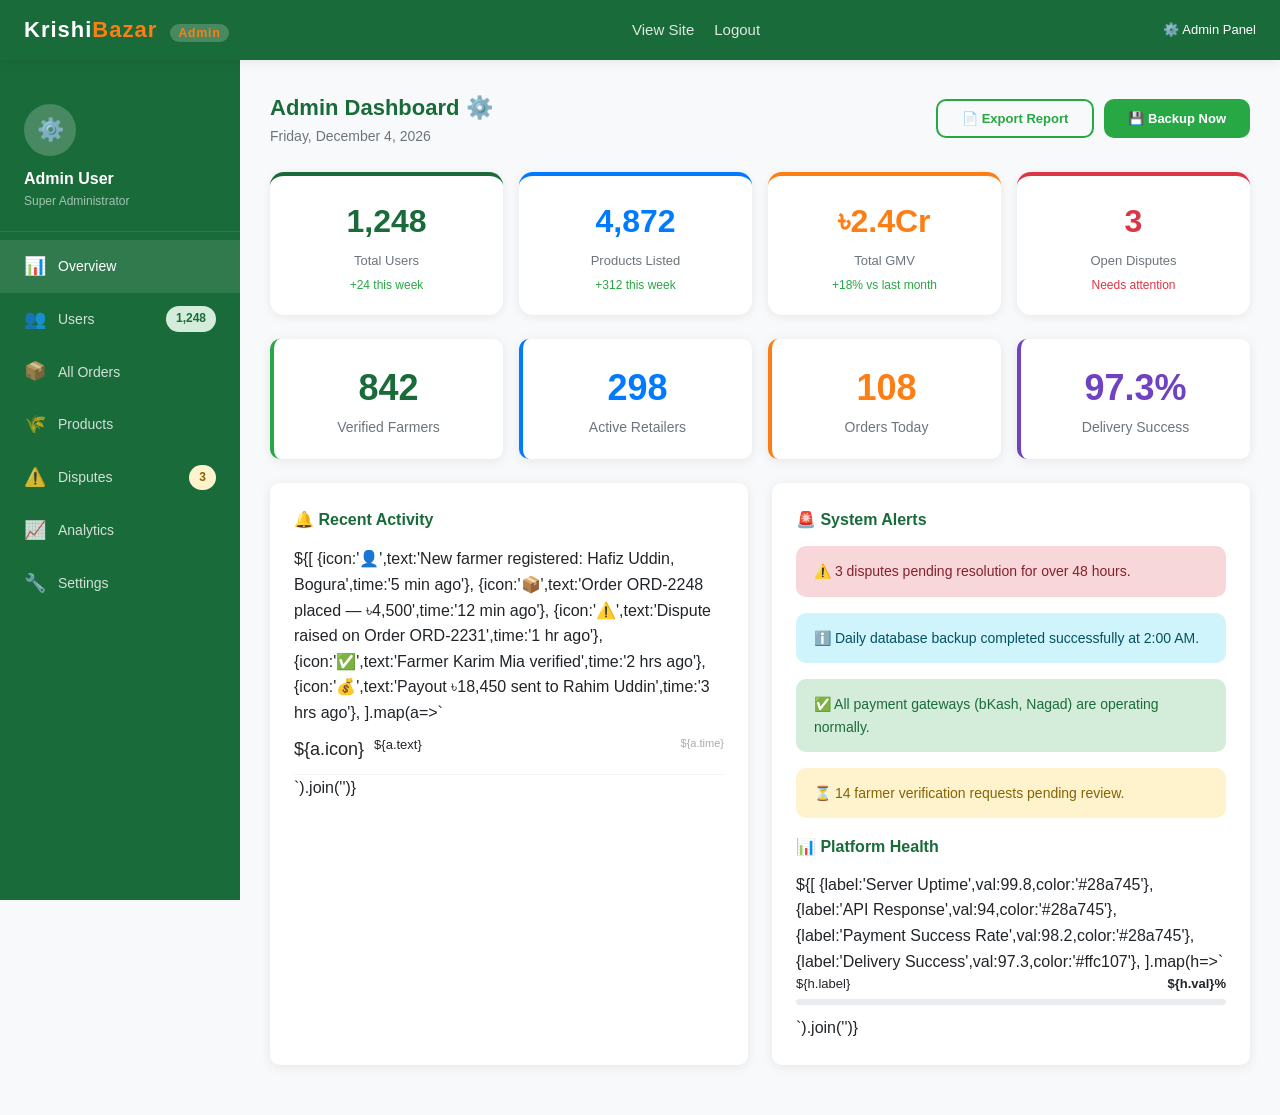
<file: admin-dashboard.html>
<!DOCTYPE html>
<html lang="en">
<head>
  <meta charset="UTF-8">
  <meta name="viewport" content="width=device-width, initial-scale=1.0">
  <title>Admin Dashboard — KrishiBazar</title>
  <link rel="stylesheet" href="css/style.css">
  <style>
    .tab-panel { display: none; }
    .tab-panel.active { display: block; }
    .user-row {
      display: grid;
      grid-template-columns: auto 1fr auto auto auto;
      gap: 14px; align-items: center;
      background: white; border-radius: 10px;
      padding: 14px 18px; margin-bottom: 10px;
      box-shadow: 0 1px 6px rgba(0,0,0,0.06);
      font-size: 14px;
    }
    .user-avatar {
      width: 42px; height: 42px; border-radius: 50%;
      background: #1a6b3a; color: white;
      display: flex; align-items: center; justify-content: center;
      font-size: 18px; font-weight: 700; flex-shrink: 0;
    }
    .dispute-card {
      background: white; border-radius: 12px;
      box-shadow: 0 2px 8px rgba(0,0,0,0.07);
      padding: 18px; margin-bottom: 12px;
      border-left: 4px solid #ffc107;
    }
    .dispute-card.resolved { border-left-color: #28a745; }
    .admin-metric {
      background: white; border-radius: 14px;
      padding: 20px; box-shadow: 0 2px 10px rgba(0,0,0,0.07);
      text-align: center;
    }
    .admin-metric .val {
      font-size: 32px; font-weight: 900; color: #1a6b3a;
    }
    .admin-metric .lbl { font-size: 13px; color: #6c757d; margin-top: 4px; }
    .search-row {
      display: flex; gap: 10px; margin-bottom: 16px; flex-wrap: wrap;
    }
    .search-row input, .search-row select {
      padding: 9px 14px; border: 1.5px solid #dee2e6;
      border-radius: 8px; font-size: 14px;
      outline: none; background: white;
    }
    .search-row input { flex: 1; min-width: 160px; }
    .search-row input:focus { border-color: #28a745; }
  </style>
</head>
<body>

<nav class="navbar">
  <a href="index.html" class="logo">Krishi<span>Bazar</span> <span style="font-size:12px;background:rgba(255,255,255,0.2);padding:2px 8px;border-radius:10px;margin-left:6px">Admin</span></a>
  <ul class="nav-links">
    <li><a href="index.html">View Site</a></li>
    <li><a href="#" onclick="logout()">Logout</a></li>
  </ul>
  <div style="color:white;font-size:13px">⚙️ Admin Panel</div>
</nav>

<div class="dashboard-layout">

  <!-- Sidebar -->
  <aside class="sidebar">
    <div style="padding:20px 24px;border-bottom:1px solid rgba(255,255,255,0.1)">
      <div style="width:52px;height:52px;border-radius:50%;
        background:rgba(255,255,255,0.2);display:flex;align-items:center;
        justify-content:center;font-size:22px;margin-bottom:10px">⚙️</div>
      <div style="color:white;font-weight:700">Admin User</div>
      <div style="color:rgba(255,255,255,0.6);font-size:12px">Super Administrator</div>
    </div>
    <nav style="padding-top:8px">
      <a class="sidebar-link active" onclick="showTab('overview',this)" href="#">
        <span class="icon">📊</span> Overview
      </a>
      <a class="sidebar-link" onclick="showTab('users',this)" href="#">
        <span class="icon">👥</span> Users
        <span class="badge badge-success" style="margin-left:auto">1,248</span>
      </a>
      <a class="sidebar-link" onclick="showTab('orders',this)" href="#">
        <span class="icon">📦</span> All Orders
      </a>
      <a class="sidebar-link" onclick="showTab('products',this)" href="#">
        <span class="icon">🌾</span> Products
      </a>
      <a class="sidebar-link" onclick="showTab('disputes',this)" href="#">
        <span class="icon">⚠️</span> Disputes
        <span class="badge badge-warning" style="margin-left:auto">3</span>
      </a>
      <a class="sidebar-link" onclick="showTab('analytics',this)" href="#">
        <span class="icon">📈</span> Analytics
      </a>
      <a class="sidebar-link" onclick="showTab('settings',this)" href="#">
        <span class="icon">🔧</span> Settings
      </a>
    </nav>
  </aside>

  <!-- Main -->
  <main class="main-content">
    <div style="display:flex;justify-content:space-between;
      align-items:center;margin-bottom:24px;flex-wrap:wrap;gap:12px">
      <div>
        <h1 style="font-size:22px;font-weight:800;color:#1a6b3a">
          Admin Dashboard ⚙️
        </h1>
        <p style="color:#6c757d;font-size:14px" id="admin-date">Loading date...</p>
      </div>
      <div style="display:flex;gap:10px">
        <button class="btn btn-outline" style="font-size:13px"
          onclick="showToast('Report exported as CSV!')">📄 Export Report</button>
        <button class="btn btn-primary" style="font-size:13px"
          onclick="showToast('System backup started...')">💾 Backup Now</button>
      </div>
    </div>

    <!-- OVERVIEW TAB -->
    <div class="tab-panel active" id="tab-overview">

      <!-- Key metrics -->
      <div style="display:grid;grid-template-columns:repeat(4,1fr);
        gap:16px;margin-bottom:24px">
        <div class="admin-metric" style="border-top:4px solid #1a6b3a">
          <div class="val">1,248</div>
          <div class="lbl">Total Users</div>
          <div style="font-size:12px;color:#28a745;margin-top:4px">+24 this week</div>
        </div>
        <div class="admin-metric" style="border-top:4px solid #007bff">
          <div class="val" style="color:#007bff">4,872</div>
          <div class="lbl">Products Listed</div>
          <div style="font-size:12px;color:#28a745;margin-top:4px">+312 this week</div>
        </div>
        <div class="admin-metric" style="border-top:4px solid #fd7e14">
          <div class="val" style="color:#fd7e14">৳2.4Cr</div>
          <div class="lbl">Total GMV</div>
          <div style="font-size:12px;color:#28a745;margin-top:4px">+18% vs last month</div>
        </div>
        <div class="admin-metric" style="border-top:4px solid #dc3545">
          <div class="val" style="color:#dc3545">3</div>
          <div class="lbl">Open Disputes</div>
          <div style="font-size:12px;color:#dc3545;margin-top:4px">Needs attention</div>
        </div>
      </div>

      <!-- Secondary metrics -->
      <div style="display:grid;grid-template-columns:repeat(4,1fr);
        gap:16px;margin-bottom:24px">
        <div class="stat-box">
          <div class="stat-number">842</div>
          <div class="stat-label">Verified Farmers</div>
        </div>
        <div class="stat-box" style="border-left-color:#007bff">
          <div class="stat-number" style="color:#007bff">298</div>
          <div class="stat-label">Active Retailers</div>
        </div>
        <div class="stat-box" style="border-left-color:#fd7e14">
          <div class="stat-number" style="color:#fd7e14">108</div>
          <div class="stat-label">Orders Today</div>
        </div>
        <div class="stat-box" style="border-left-color:#6f42c1">
          <div class="stat-number" style="color:#6f42c1">97.3%</div>
          <div class="stat-label">Delivery Success</div>
        </div>
      </div>

      <!-- Recent activity & alerts -->
      <div class="grid-2">
        <div class="card">
          <h3 style="color:#1a6b3a;font-size:16px;margin-bottom:14px">
            🔔 Recent Activity
          </h3>
          ${[
            {icon:'👤',text:'New farmer registered: Hafiz Uddin, Bogura',time:'5 min ago'},
            {icon:'📦',text:'Order ORD-2248 placed — ৳4,500',time:'12 min ago'},
            {icon:'⚠️',text:'Dispute raised on Order ORD-2231',time:'1 hr ago'},
            {icon:'✅',text:'Farmer Karim Mia verified',time:'2 hrs ago'},
            {icon:'💰',text:'Payout ৳18,450 sent to Rahim Uddin',time:'3 hrs ago'},
          ].map(a=>`
            <div style="display:flex;gap:10px;padding:10px 0;
              border-bottom:1px solid #f5f5f5;font-size:13px;align-items:flex-start">
              <span style="font-size:18px">${a.icon}</span>
              <div style="flex:1">${a.text}</div>
              <span style="color:#aaa;font-size:11px;white-space:nowrap">${a.time}</span>
            </div>
          `).join('')}
        </div>

        <div class="card">
          <h3 style="color:#1a6b3a;font-size:16px;margin-bottom:14px">
            🚨 System Alerts
          </h3>
          <div class="alert alert-danger">
            ⚠️ 3 disputes pending resolution for over 48 hours.
          </div>
          <div class="alert alert-info">
            ℹ️ Daily database backup completed successfully at 2:00 AM.
          </div>
          <div class="alert alert-success">
            ✅ All payment gateways (bKash, Nagad) are operating normally.
          </div>
          <div class="alert" style="background:#fff3cd;color:#856404">
            ⏳ 14 farmer verification requests pending review.
          </div>

          <h3 style="color:#1a6b3a;font-size:16px;margin:16px 0 12px">
            📊 Platform Health
          </h3>
          ${[
            {label:'Server Uptime',val:99.8,color:'#28a745'},
            {label:'API Response',val:94,color:'#28a745'},
            {label:'Payment Success Rate',val:98.2,color:'#28a745'},
            {label:'Delivery Success',val:97.3,color:'#ffc107'},
          ].map(h=>`
            <div style="margin-bottom:10px">
              <div style="display:flex;justify-content:space-between;
                font-size:13px;margin-bottom:4px">
                <span>${h.label}</span>
                <strong style="color:${h.color}">${h.val}%</strong>
              </div>
              <div style="background:#e9ecef;border-radius:20px;height:6px">
                <div style="width:${h.val}%;background:${h.color};
                  height:6px;border-radius:20px;transition:width 0.5s"></div>
              </div>
            </div>
          `).join('')}
        </div>
      </div>
    </div>

    <!-- USERS TAB -->
    <div class="tab-panel" id="tab-users">
      <div class="search-row">
        <input type="text" id="user-search" placeholder="🔍 Search by name or phone..."
          oninput="renderUsers()">
        <select id="role-filter" onchange="renderUsers()">
          <option value="all">All Roles</option>
          <option value="farmer">Farmers</option>
          <option value="retailer">Retailers</option>
          <option value="consumer">Consumers</option>
        </select>
        <select id="status-filter" onchange="renderUsers()">
          <option value="all">All Status</option>
          <option value="active">Active</option>
          <option value="suspended">Suspended</option>
        </select>
      </div>
      <div id="users-list"></div>
    </div>

    <!-- ORDERS TAB -->
    <div class="tab-panel" id="tab-orders">
      <div class="search-row">
        <input type="text" placeholder="🔍 Search order ID or buyer name...">
        <select>
          <option>All Status</option>
          <option>Pending</option><option>Confirmed</option>
          <option>Shipped</option><option>Delivered</option><option>Cancelled</option>
        </select>
      </div>
      <div id="admin-orders-list"></div>
    </div>

    <!-- PRODUCTS TAB -->
    <div class="tab-panel" id="tab-products">
      <div class="search-row">
        <input type="text" placeholder="🔍 Search products...">
        <select>
          <option>All Categories</option>
          <option>Rice</option><option>Vegetable</option>
          <option>Fruit</option><option>Fish</option><option>Spice</option>
        </select>
        <select>
          <option>All Status</option>
          <option>Active</option><option>Flagged</option><option>Removed</option>
        </select>
      </div>
      <div id="admin-products-list"></div>
    </div>

    <!-- DISPUTES TAB -->
    <div class="tab-panel" id="tab-disputes">
      <div id="disputes-list"></div>
    </div>

    <!-- ANALYTICS TAB -->
    <div class="tab-panel" id="tab-analytics">
      <div style="display:grid;grid-template-columns:repeat(3,1fr);
        gap:16px;margin-bottom:24px">
        <div class="card" style="text-align:center">
          <div style="font-size:36px;margin-bottom:8px">📈</div>
          <div style="font-size:22px;font-weight:800;color:#1a6b3a">+34%</div>
          <div style="color:#6c757d;font-size:13px">Orders vs Last Month</div>
        </div>
        <div class="card" style="text-align:center">
          <div style="font-size:36px;margin-bottom:8px">👥</div>
          <div style="font-size:22px;font-weight:800;color:#007bff">+18%</div>
          <div style="color:#6c757d;font-size:13px">New Users This Month</div>
        </div>
        <div class="card" style="text-align:center">
          <div style="font-size:36px;margin-bottom:8px">💰</div>
          <div style="font-size:22px;font-weight:800;color:#fd7e14">৳2.4Cr</div>
          <div style="color:#6c757d;font-size:13px">Total GMV (All Time)</div>
        </div>
      </div>

      <div class="card">
        <h3 style="color:#1a6b3a;margin-bottom:16px">Top Selling Products</h3>
        <table style="width:100%;border-collapse:collapse;font-size:14px">
          <thead><tr style="background:#f0f9f4">
            <th style="padding:10px;text-align:left">#</th>
            <th style="padding:10px;text-align:left">Product</th>
            <th style="padding:10px">Orders</th>
            <th style="padding:10px">Revenue</th>
            <th style="padding:10px">Top Farmer</th>
          </tr></thead>
          <tbody>
            ${[
              ['1','🌾 Miniket Rice','342','৳22,230','Rahim Uddin'],
              ['2','🧅 Red Onion','289','৳21,675','Monir Khan'],
              ['3','🍅 Red Tomato','256','৳10,240','Salam Sheikh'],
              ['4','🥔 Potato','234','৳6,552','Karim Mia'],
              ['5','🐟 Hilsa Fish','98','৳88,200','Anwar Ali'],
            ].map(r=>`
              <tr>
                <td style="padding:10px;font-weight:700;color:#1a6b3a">${r[0]}</td>
                <td style="padding:10px">${r[1]}</td>
                <td style="padding:10px;text-align:center">${r[2]}</td>
                <td style="padding:10px;text-align:center;font-weight:700;color:#1a6b3a">${r[3]}</td>
                <td style="padding:10px;text-align:center">${r[4]}</td>
              </tr>
            `).join('')}
          </tbody>
        </table>
      </div>

      <div class="card" style="margin-top:20px">
        <h3 style="color:#1a6b3a;margin-bottom:16px">Revenue by Division</h3>
        ${[
          {div:'Dhaka',pct:38,amt:'৳91,200'},
          {div:'Rajshahi',pct:24,amt:'৳57,600'},
          {div:'Chittagong',pct:18,amt:'৳43,200'},
          {div:'Khulna',pct:10,amt:'৳24,000'},
          {div:'Others',pct:10,amt:'৳24,000'},
        ].map(d=>`
          <div style="margin-bottom:14px">
            <div style="display:flex;justify-content:space-between;
              font-size:14px;margin-bottom:6px">
              <span style="font-weight:600">${d.div}</span>
              <span>${d.amt} <span style="color:#6c757d">(${d.pct}%)</span></span>
            </div>
            <div style="background:#e9ecef;border-radius:20px;height:10px">
              <div style="width:${d.pct}%;background:linear-gradient(90deg,#1a6b3a,#28a745);
                height:10px;border-radius:20px"></div>
            </div>
          </div>
        `).join('')}
      </div>
    </div>

    <!-- SETTINGS TAB -->
    <div class="tab-panel" id="tab-settings">
      <div class="card">
        <h3 style="color:#1a6b3a;margin-bottom:20px">Platform Settings</h3>
        <div class="form-group">
          <label>Platform Commission Rate (%)</label>
          <input type="number" value="3" min="0" max="20">
        </div>
        <div class="form-group">
          <label>Standard Delivery Fee (৳)</label>
          <input type="number" value="60">
        </div>
        <div class="form-group">
          <label>Free Delivery Threshold (৳)</label>
          <input type="number" value="1000">
        </div>
        <div class="form-group">
          <label>Minimum Withdrawal Amount (৳)</label>
          <input type="number" value="500">
        </div>
        <div class="form-group">
          <label>OTP Expiry (minutes)</label>
          <input type="number" value="5">
        </div>
        <button class="btn btn-primary"
          onclick="showToast('Settings saved! ✓')">Save Settings</button>
      </div>

      <div class="card" style="margin-top:20px">
        <h3 style="color:#1a6b3a;margin-bottom:16px">Maintenance Mode</h3>
        <div style="display:flex;justify-content:space-between;
          align-items:center;padding:14px;background:#f8f9fa;border-radius:10px">
          <div>
            <div style="font-weight:700">Enable Maintenance Mode</div>
            <div style="font-size:13px;color:#6c757d">
              Users will see a maintenance page while you update the system
            </div>
          </div>
          <button class="btn btn-outline" style="border-color:#dc3545;color:#dc3545"
            onclick="showToast('Maintenance mode toggle (disabled in demo)','error')">
            Enable
          </button>
        </div>
      </div>
    </div>

  </main>
</div>

<script src="js/main.js"></script>
<script>
const adminUsers = [
  { name:'Rahim Uddin',    phone:'01711111111', role:'farmer',   district:'Dinajpur',   status:'active',    orders:24, joined:'2024-12-01' },
  { name:'Karim Retailer', phone:'01722222222', role:'retailer', district:'Dhaka',      status:'active',    orders:18, joined:'2025-01-15' },
  { name:'Sadia Consumer', phone:'01733333333', role:'consumer', district:'Dhaka',      status:'active',    orders:12, joined:'2025-02-10' },
  { name:'Monir Khan',     phone:'01755555555', role:'farmer',   district:'Faridpur',   status:'active',    orders:31, joined:'2024-11-20' },
  { name:'Hafiz Uddin',    phone:'01766666666', role:'farmer',   district:'Khulna',     status:'suspended', orders:5,  joined:'2025-03-01' },
  { name:'Razu Mia',       phone:'01777777777', role:'farmer',   district:'Bogura',     status:'active',    orders:14, joined:'2024-10-05' },
  { name:'Amir Consumer',  phone:'01788888888', role:'consumer', district:'Chittagong', status:'active',    orders:7,  joined:'2025-01-30' },
];

const adminOrders = [
  { id:'ORD-2248', buyer:'Sadia Consumer',  farmer:'Rahim Uddin',   product:'Miniket Rice × 20kg', total:1300, status:'pending',   date:'2025-04-20' },
  { id:'ORD-2241', buyer:'Karim Retailer',  farmer:'Rahim Uddin',   product:'Miniket Rice × 50kg', total:3250, status:'shipped',   date:'2025-04-18' },
  { id:'ORD-2238', buyer:'Sadia Consumer',  farmer:'Salam Sheikh',  product:'Red Tomato × 10kg',   total:400,  status:'delivered', date:'2025-04-15' },
  { id:'ORD-2231', buyer:'Amir Consumer',   farmer:'Razu Mia',      product:'Green Chilli × 2kg',  total:160,  status:'cancelled', date:'2025-04-12' },
];

const adminProducts = [
  { name:'Miniket Rice',    farmer:'Rahim Uddin',  price:65, stock:450, category:'Rice',      status:'active'  },
  { name:'Red Tomato',      farmer:'Salam Sheikh', price:40, stock:180, category:'Vegetable', status:'active'  },
  { name:'Green Chilli',    farmer:'Razu Mia',     price:80, stock:0,   category:'Spice',     status:'out'     },
  { name:'Brinjal',         farmer:'Hafiz Uddin',  price:35, stock:300, category:'Vegetable', status:'flagged' },
];

const disputes = [
  { id:'DSP-001', order:'ORD-2231', buyer:'Amir Consumer', farmer:'Razu Mia', issue:'Product quality did not match listing photos.', status:'open', date:'2025-04-13' },
  { id:'DSP-002', order:'ORD-2220', buyer:'Rahim Wholesale', farmer:'Monir Khan', issue:'Delivered 5kg short of the 80kg ordered.', status:'open', date:'2025-04-11' },
  { id:'DSP-003', order:'ORD-2198', buyer:'City Shop Ltd', farmer:'Karim Mia', issue:'Potatoes had significant rot upon delivery.', status:'resolved', date:'2025-04-05' },
];

function renderUsers() {
  const q = (document.getElementById('user-search')?.value||'').toLowerCase();
  const role = document.getElementById('role-filter')?.value || 'all';
  const status = document.getElementById('status-filter')?.value || 'all';

  let list = adminUsers.filter(u => {
    const mq = u.name.toLowerCase().includes(q) || u.phone.includes(q);
    const mr = role==='all' || u.role===role;
    const ms = status==='all' || u.status===status;
    return mq && mr && ms;
  });

  document.getElementById('users-list').innerHTML = list.map(u=>`
    <div class="user-row">
      <div class="user-avatar">${u.name[0]}</div>
      <div>
        <div style="font-weight:700">${u.name}</div>
        <div style="font-size:12px;color:#6c757d">
          📞 ${u.phone} · 📍 ${u.district} · Joined ${u.joined}
        </div>
      </div>
      <span class="badge badge-success">${u.role}</span>
      <span class="badge ${u.status==='active'?'badge-success':'badge-danger'}">
        ${u.status}
      </span>
      <div style="display:flex;gap:6px">
        <button class="btn btn-outline" style="padding:5px 10px;font-size:12px"
          onclick="showToast('Viewing ${u.name} profile')">View</button>
        <button class="btn btn-outline" style="padding:5px 10px;font-size:12px;
          border-color:${u.status==='active'?'#dc3545':'#28a745'};
          color:${u.status==='active'?'#dc3545':'#28a745'}"
          onclick="toggleUser('${u.phone}')">
          ${u.status==='active'?'Suspend':'Restore'}
        </button>
      </div>
    </div>
  `).join('');
}

function toggleUser(phone) {
  const u = adminUsers.find(x=>x.phone===phone);
  if (u) {
    u.status = u.status==='active' ? 'suspended' : 'active';
    renderUsers();
    showToast(u.name + ' ' + (u.status==='active'?'restored':'suspended'));
  }
}

function renderAdminOrders() {
  document.getElementById('admin-orders-list').innerHTML = adminOrders.map(o=>`
    <div style="background:white;border-radius:10px;
      box-shadow:0 1px 6px rgba(0,0,0,0.06);padding:16px;
      margin-bottom:10px;font-size:14px">
      <div style="display:flex;justify-content:space-between;
        align-items:flex-start;flex-wrap:wrap;gap:10px">
        <div>
          <div style="font-weight:800;color:#1a6b3a">${o.id}</div>
          <div style="color:#444;margin:3px 0">${o.product}</div>
          <div style="color:#6c757d;font-size:13px">
            👤 ${o.buyer} → 👨‍🌾 ${o.farmer} · ${o.date}
          </div>
        </div>
        <div style="display:flex;gap:8px;align-items:center;flex-wrap:wrap">
          <span style="font-weight:800;color:#1a6b3a;font-size:16px">
            ৳ ${o.total.toLocaleString()}
          </span>
          <span class="badge ${
            o.status==='delivered'?'badge-success':
            o.status==='pending'?'badge-warning':'badge-danger'
          }">${o.status}</span>
          <button class="btn btn-outline" style="padding:5px 10px;font-size:12px"
            onclick="showToast('Order details: ${o.id}')">View</button>
        </div>
      </div>
    </div>
  `).join('');
}

function renderAdminProducts() {
  document.getElementById('admin-products-list').innerHTML = adminProducts.map(p=>`
    <div style="background:white;border-radius:10px;
      box-shadow:0 1px 6px rgba(0,0,0,0.06);padding:14px;
      margin-bottom:10px;font-size:14px;
      display:grid;grid-template-columns:1fr auto auto auto;
      gap:14px;align-items:center">
      <div>
        <div style="font-weight:700">${p.name}</div>
        <div style="font-size:13px;color:#6c757d">
          👨‍🌾 ${p.farmer} · ${p.category}
        </div>
      </div>
      <div>
        <div style="font-weight:700;color:#1a6b3a">৳ ${p.price}/kg</div>
        <div style="font-size:12px;color:#6c757d">Stock: ${p.stock}</div>
      </div>
      <span class="badge ${
        p.status==='active'?'badge-success':
        p.status==='flagged'?'badge-warning':'badge-danger'
      }">${p.status}</span>
      <div style="display:flex;gap:6px">
        <button class="btn btn-outline" style="padding:5px 10px;font-size:12px"
          onclick="showToast('Viewing ${p.name}')">View</button>
        ${p.status==='flagged'?`
          <button class="btn btn-outline" style="padding:5px 10px;font-size:12px;
            border-color:#dc3545;color:#dc3545"
            onclick="showToast('${p.name} removed','error')">Remove</button>`:''}
      </div>
    </div>
  `).join('');
}

function renderDisputes() {
  document.getElementById('disputes-list').innerHTML = disputes.map(d=>`
    <div class="dispute-card ${d.status}">
      <div style="display:flex;justify-content:space-between;
        align-items:flex-start;flex-wrap:wrap;gap:12px">
        <div style="flex:1">
          <div style="font-weight:800;color:#1a6b3a;margin-bottom:4px">
            ${d.id} — Order ${d.order}
          </div>
          <div style="font-size:13px;color:#6c757d;margin-bottom:8px">
            👤 ${d.buyer} vs 👨‍🌾 ${d.farmer} · ${d.date}
          </div>
          <div style="font-size:14px;background:#fff;border-radius:8px;
            padding:10px;border-left:3px solid #ffc107">
            📋 ${d.issue}
          </div>
        </div>
        <div style="display:flex;flex-direction:column;gap:8px;min-width:120px">
          <span class="badge ${d.status==='resolved'?'badge-success':'badge-warning'}">
            ${d.status}
          </span>
          ${d.status==='open'?`
            <button class="btn btn-primary" style="padding:7px 14px;font-size:13px"
              onclick="resolveDispute('${d.id}')">✓ Resolve</button>
            <button class="btn btn-outline" style="padding:7px 14px;font-size:13px;
              border-color:#dc3545;color:#dc3545"
              onclick="showToast('Refund initiated for ${d.id}')">↩ Refund</button>`:''}
        </div>
      </div>
    </div>
  `).join('');
}

function resolveDispute(id) {
  const d = disputes.find(x=>x.id===id);
  if (d) { d.status = 'resolved'; renderDisputes(); }
  showToast('Dispute ' + id + ' resolved! ✓');
}

function showTab(tab, el) {
  document.querySelectorAll('.tab-panel').forEach(p => p.classList.remove('active'));
  document.querySelectorAll('.sidebar-link').forEach(l => l.classList.remove('active'));
  document.getElementById('tab-'+tab).classList.add('active');
  if (el) el.classList.add('active');
  if (tab==='users') renderUsers();
  if (tab==='orders') renderAdminOrders();
  if (tab==='products') renderAdminProducts();
  if (tab==='disputes') renderDisputes();
}

// Date
const now = new Date();
document.getElementById('admin-date').textContent =
  now.toLocaleDateString('en-BD', {weekday:'long',year:'numeric',month:'long',day:'numeric'});

// Init
renderUsers();
renderAdminOrders();
renderAdminProducts();
renderDisputes();
</script>
</body>
</html>
</file>
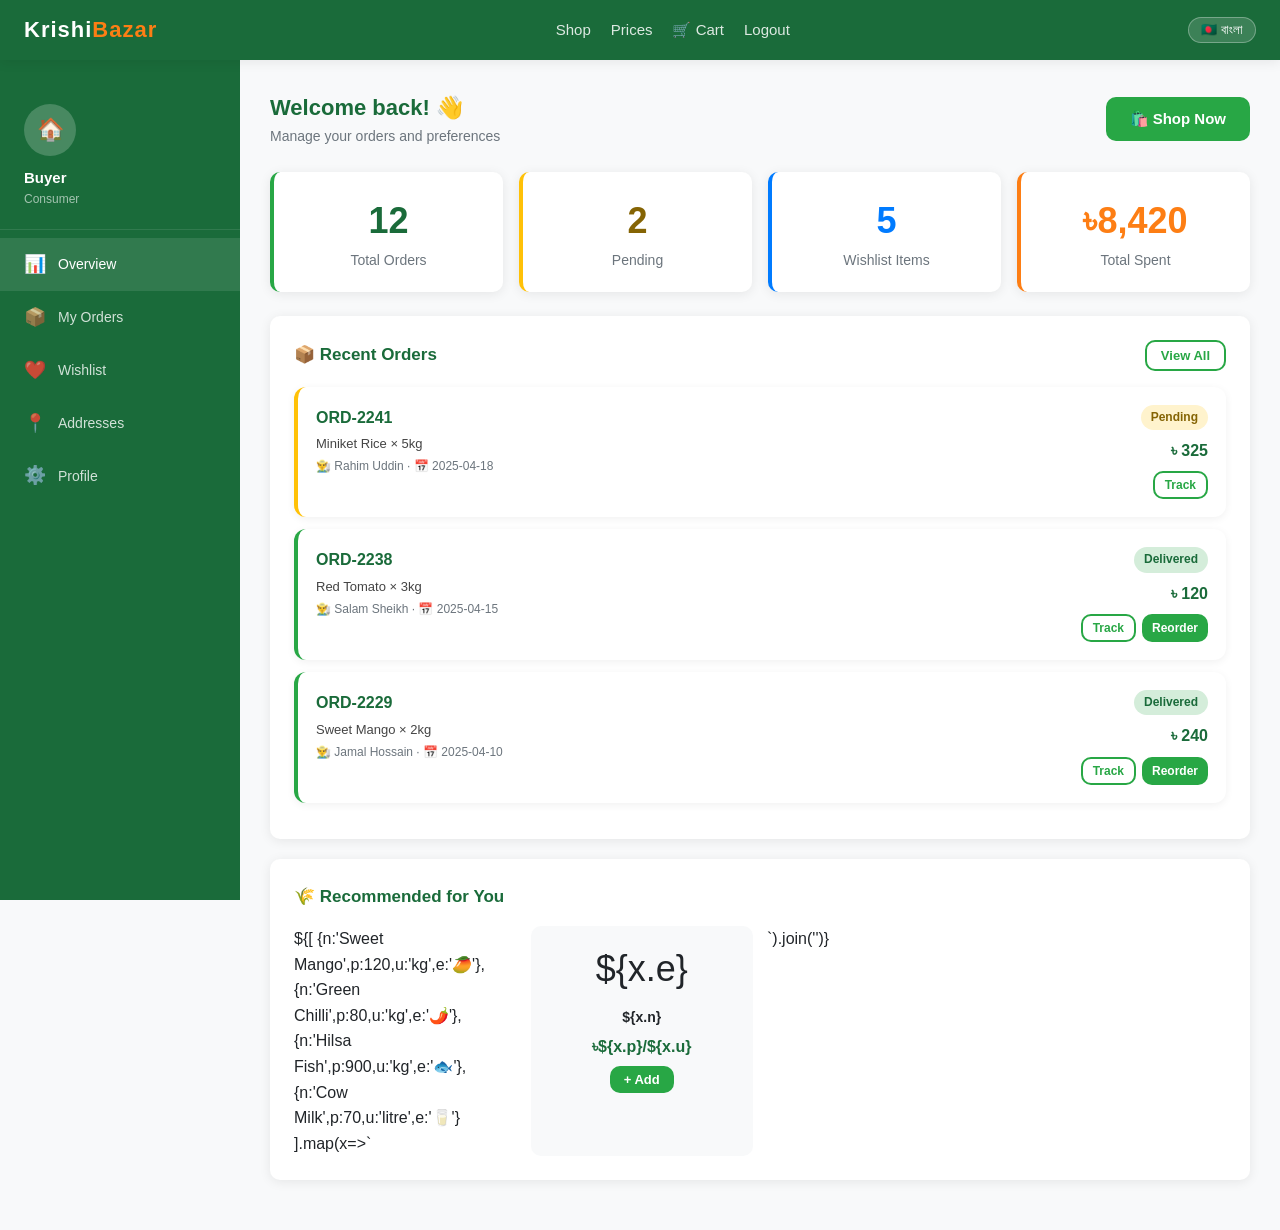
<file: buyer-dashboard.html>
<!DOCTYPE html>
<html lang="en">
<head>
  <meta charset="UTF-8">
  <meta name="viewport" content="width=device-width, initial-scale=1.0">
  <title>Buyer Dashboard — KrishiBazar</title>
  <link rel="stylesheet" href="css/style.css">
  <style>
    .tab-nav {
      display: flex; gap: 4px; background: white;
      padding: 6px; border-radius: 12px;
      box-shadow: 0 2px 8px rgba(0,0,0,0.06);
      margin-bottom: 24px; flex-wrap: wrap;
    }
    .tab-btn {
      padding: 10px 20px; border: none; border-radius: 8px;
      background: transparent; font-size: 14px; font-weight: 600;
      cursor: pointer; color: #6c757d; transition: all 0.2s;
    }
    .tab-btn.active { background: #1a6b3a; color: white; }
    .tab-btn:hover:not(.active) { background: #f0f9f4; color: #1a6b3a; }
    .tab-panel { display: none; }
    .tab-panel.active { display: block; }
    .order-card {
      background: white; border-radius: 12px;
      box-shadow: 0 2px 8px rgba(0,0,0,0.06);
      padding: 18px; margin-bottom: 12px;
      border-left: 4px solid #28a745;
      display: grid;
      grid-template-columns: 1fr auto;
      gap: 12px;
    }
    .order-card.pending   { border-left-color: #ffc107; }
    .order-card.shipped   { border-left-color: #007bff; }
    .order-card.cancelled { border-left-color: #dc3545; }
    .wishlist-card {
      background: white; border-radius: 12px;
      box-shadow: 0 2px 8px rgba(0,0,0,0.06);
      padding: 16px; margin-bottom: 10px;
      display: flex; align-items: center; gap: 14px;
    }
    .wishlist-img {
      width: 64px; height: 64px; border-radius: 10px;
      object-fit: cover; background: #e9ecef;
      display: flex; align-items: center; justify-content: center;
      font-size: 28px; flex-shrink: 0;
    }
    .address-card {
      background: white; border-radius: 12px;
      box-shadow: 0 2px 8px rgba(0,0,0,0.06);
      padding: 18px; margin-bottom: 12px;
      border: 2px solid #dee2e6; cursor: pointer;
      transition: border-color 0.2s;
    }
    .address-card.default { border-color: #28a745; }
    .address-card:hover { border-color: #28a745; }
  </style>
</head>
<body>

<nav class="navbar">
  <a href="index.html" class="logo">Krishi<span>Bazar</span></a>
  <ul class="nav-links">
    <li><a href="products.html">Shop</a></li>
    <li><a href="price-dashboard.html">Prices</a></li>
    <li>
      <a href="cart.html" style="position:relative">
        🛒 Cart
        <span class="cart-count badge badge-success"
          style="position:absolute;top:-8px;right:-8px;display:none">0</span>
      </a>
    </li>
    <li><a href="#" onclick="logout()">Logout</a></li>
  </ul>
  <button class="lang-toggle" id="lang-btn" onclick="switchLang()">🇧🇩 বাংলা</button>
</nav>

<div class="dashboard-layout">

  <!-- Sidebar -->
  <aside class="sidebar">
    <div style="padding:20px 24px;border-bottom:1px solid rgba(255,255,255,0.1)">
      <div style="width:52px;height:52px;border-radius:50%;
        background:rgba(255,255,255,0.2);display:flex;align-items:center;
        justify-content:center;font-size:22px;margin-bottom:10px">🏠</div>
      <div style="color:white;font-weight:700;font-size:15px" id="sidebar-name">Buyer</div>
      <div style="color:rgba(255,255,255,0.6);font-size:12px" id="sidebar-role">Consumer</div>
    </div>
    <nav style="padding-top:8px">
      <a class="sidebar-link active" onclick="showTab('overview',this)" href="#">
        <span class="icon">📊</span> Overview
      </a>
      <a class="sidebar-link" onclick="showTab('orders',this)" href="#">
        <span class="icon">📦</span> My Orders
      </a>
      <a class="sidebar-link" onclick="showTab('wishlist',this)" href="#">
        <span class="icon">❤️</span> Wishlist
      </a>
      <a class="sidebar-link" onclick="showTab('addresses',this)" href="#">
        <span class="icon">📍</span> Addresses
      </a>
      <a class="sidebar-link" onclick="showTab('profile',this)" href="#">
        <span class="icon">⚙️</span> Profile
      </a>
    </nav>
  </aside>

  <!-- Main -->
  <main class="main-content">
    <div style="display:flex;justify-content:space-between;
      align-items:center;margin-bottom:24px;flex-wrap:wrap;gap:12px">
      <div>
        <h1 style="font-size:22px;font-weight:800;color:#1a6b3a" id="page-title">
          Welcome back! 👋
        </h1>
        <p style="color:#6c757d;font-size:14px">Manage your orders and preferences</p>
      </div>
      <a href="products.html" class="btn btn-primary">🛍️ Shop Now</a>
    </div>

    <!-- OVERVIEW -->
    <div class="tab-panel active" id="tab-overview">
      <div style="display:grid;grid-template-columns:repeat(4,1fr);gap:16px;margin-bottom:24px">
        <div class="stat-box">
          <div class="stat-number">12</div>
          <div class="stat-label">Total Orders</div>
        </div>
        <div class="stat-box" style="border-left-color:#ffc107">
          <div class="stat-number" style="color:#856404">2</div>
          <div class="stat-label">Pending</div>
        </div>
        <div class="stat-box" style="border-left-color:#007bff">
          <div class="stat-number" style="color:#007bff">5</div>
          <div class="stat-label">Wishlist Items</div>
        </div>
        <div class="stat-box" style="border-left-color:#fd7e14">
          <div class="stat-number" style="color:#fd7e14">৳8,420</div>
          <div class="stat-label">Total Spent</div>
        </div>
      </div>

      <!-- Recent orders -->
      <div class="card" style="margin-bottom:20px">
        <div style="display:flex;justify-content:space-between;
          align-items:center;margin-bottom:16px">
          <h3 style="color:#1a6b3a;font-size:17px">📦 Recent Orders</h3>
          <button class="btn btn-outline" style="font-size:13px;padding:6px 14px"
            onclick="showTab('orders',null)">View All</button>
        </div>
        <div id="overview-orders"></div>
      </div>

      <!-- Recommended products -->
      <div class="card">
        <h3 style="color:#1a6b3a;font-size:17px;margin-bottom:16px">
          🌾 Recommended for You
        </h3>
        <div style="display:grid;grid-template-columns:repeat(auto-fill,minmax(180px,1fr));gap:14px">
          ${[
            {n:'Sweet Mango',p:120,u:'kg',e:'🥭'},
            {n:'Green Chilli',p:80,u:'kg',e:'🌶️'},
            {n:'Hilsa Fish',p:900,u:'kg',e:'🐟'},
            {n:'Cow Milk',p:70,u:'litre',e:'🥛'}
          ].map(x=>`
            <div style="background:#f8f9fa;border-radius:10px;padding:14px;text-align:center">
              <div style="font-size:36px;margin-bottom:8px">${x.e}</div>
              <div style="font-weight:700;font-size:14px">${x.n}</div>
              <div style="color:#1a6b3a;font-weight:800;margin:6px 0">৳${x.p}/${x.u}</div>
              <button class="btn btn-primary" style="padding:6px 14px;font-size:13px"
                onclick="addToCart(Math.floor(Math.random()*900),'${x.n}',${x.p},'${x.u}','');
                  updateCartCount();showToast('${x.n} added to cart! 🛒')">
                + Add
              </button>
            </div>
          `).join('')}
        </div>
      </div>
    </div>

    <!-- ORDERS TAB -->
    <div class="tab-panel" id="tab-orders">
      <div style="display:flex;gap:8px;flex-wrap:wrap;margin-bottom:16px">
        <button class="btn btn-outline active-filter" style="padding:7px 16px;font-size:13px"
          onclick="filterBuyerOrders('all',this)">All (12)</button>
        <button class="btn btn-outline" style="padding:7px 16px;font-size:13px"
          onclick="filterBuyerOrders('pending',this)">Pending (2)</button>
        <button class="btn btn-outline" style="padding:7px 16px;font-size:13px"
          onclick="filterBuyerOrders('delivered',this)">Delivered (8)</button>
        <button class="btn btn-outline" style="padding:7px 16px;font-size:13px"
          onclick="filterBuyerOrders('cancelled',this)">Cancelled (2)</button>
      </div>
      <div id="all-buyer-orders"></div>
    </div>

    <!-- WISHLIST TAB -->
    <div class="tab-panel" id="tab-wishlist">
      <div id="wishlist-items"></div>
      <div style="text-align:center;margin-top:20px">
        <a href="products.html" class="btn btn-primary">+ Add More Products</a>
      </div>
    </div>

    <!-- ADDRESSES TAB -->
    <div class="tab-panel" id="tab-addresses">
      <div id="address-list"></div>
      <button class="btn btn-outline" style="margin-top:8px"
        onclick="showToast('Address form coming soon!')">
        + Add New Address
      </button>
    </div>

    <!-- PROFILE TAB -->
    <div class="tab-panel" id="tab-profile">
      <div class="card">
        <h3 style="color:#1a6b3a;margin-bottom:20px">Profile Settings</h3>
        <div class="grid-2">
          <div class="form-group">
            <label>Full Name</label>
            <input type="text" id="prof-name" value="Sadia Consumer">
          </div>
          <div class="form-group">
            <label>Mobile Number</label>
            <input type="text" value="01733333333" disabled
              style="background:#f8f9fa;color:#6c757d">
          </div>
          <div class="form-group">
            <label>Email</label>
            <input type="email" id="prof-email" placeholder="your@email.com">
          </div>
          <div class="form-group">
            <label>District</label>
            <select id="prof-district">
              <option selected>Dhaka</option>
              <option>Chittagong</option><option>Rajshahi</option>
              <option>Khulna</option><option>Sylhet</option>
            </select>
          </div>
        </div>
        <div class="form-group">
          <label>Preferred Language</label>
          <select>
            <option>English</option><option>বাংলা</option>
          </select>
        </div>
        <button class="btn btn-primary"
          onclick="showToast('Profile updated! ✓')">Save Changes</button>
      </div>

      <!-- Change password -->
      <div class="card">
        <h3 style="color:#1a6b3a;margin-bottom:20px">Change Password</h3>
        <div class="form-group">
          <label>Current Password</label>
          <input type="password" placeholder="••••••">
        </div>
        <div class="form-group">
          <label>New Password</label>
          <input type="password" placeholder="••••••">
        </div>
        <div class="form-group">
          <label>Confirm New Password</label>
          <input type="password" placeholder="••••••">
        </div>
        <button class="btn btn-primary"
          onclick="showToast('Password updated! 🔒')">Update Password</button>
      </div>
    </div>

  </main>
</div>

<script src="js/main.js"></script>
<script>
const buyerOrders = [
  { id:'ORD-2241', items:'Miniket Rice × 5kg', total:325,  status:'pending',   date:'2025-04-18', farmer:'Rahim Uddin' },
  { id:'ORD-2238', items:'Red Tomato × 3kg',   total:120,  status:'delivered', date:'2025-04-15', farmer:'Salam Sheikh' },
  { id:'ORD-2229', items:'Sweet Mango × 2kg',  total:240,  status:'delivered', date:'2025-04-10', farmer:'Jamal Hossain' },
  { id:'ORD-2220', items:'Potato × 10kg',       total:280,  status:'delivered', date:'2025-04-05', farmer:'Karim Mia' },
  { id:'ORD-2210', items:'Green Chilli × 1kg',  total:80,   status:'cancelled', date:'2025-04-01', farmer:'Razu Mia' },
  { id:'ORD-2200', items:'Hilsa Fish × 1kg',    total:900,  status:'delivered', date:'2025-03-28', farmer:'Anwar Ali' },
];

const wishlistItems = [
  { name:'Sweet Mango',   price:120, unit:'kg',    emoji:'🥭', farmer:'Jamal Hossain' },
  { name:'Hilsa Fish',    price:900, unit:'kg',    emoji:'🐟', farmer:'Anwar Ali' },
  { name:'Cow Milk',      price:70,  unit:'litre', emoji:'🥛', farmer:'Akter Hossain' },
  { name:'Lemon',         price:60,  unit:'kg',    emoji:'🍋', farmer:'Nuru Islam' },
  { name:'Garlic',        price:150, unit:'kg',    emoji:'🧄', farmer:'Faruk Ahmed' },
];

const addresses = [
  { label:'Home', address:'House 12, Road 4, Banani', district:'Dhaka', phone:'01733333333', isDefault:true },
  { label:'Office', address:'Level 5, ABC Tower, Motijheel', district:'Dhaka', phone:'01733333333', isDefault:false },
];

function orderCardHTML(o) {
  return `
    <div class="order-card ${o.status}">
      <div>
        <div style="font-weight:700;color:#1a6b3a;margin-bottom:4px">${o.id}</div>
        <div style="font-size:13px;color:#444;margin-bottom:2px">${o.items}</div>
        <div style="font-size:12px;color:#6c757d">
          👨‍🌾 ${o.farmer} · 📅 ${o.date}
        </div>
      </div>
      <div style="display:flex;flex-direction:column;align-items:flex-end;gap:8px">
        <span class="badge ${
          o.status==='delivered'?'badge-success':
          o.status==='pending'?'badge-warning':'badge-danger'
        }">${o.status.charAt(0).toUpperCase()+o.status.slice(1)}</span>
        <div style="font-weight:800;color:#1a6b3a">৳ ${o.total}</div>
        <div style="display:flex;gap:6px">
          <button class="btn btn-outline" style="padding:5px 10px;font-size:12px"
            onclick="window.location.href='order-tracking.html'">Track</button>
          ${o.status==='delivered'?`
            <button class="btn btn-primary" style="padding:5px 10px;font-size:12px"
              onclick="showToast('Reorder placed! 🛒')">Reorder</button>`:``}
        </div>
      </div>
    </div>`;
}

function renderBuyerOrders(filter='all') {
  const list = filter==='all' ? buyerOrders :
    buyerOrders.filter(o=>o.status===filter);
  const html = list.map(orderCardHTML).join('');
  const el = document.getElementById('all-buyer-orders');
  if (el) el.innerHTML = html || '<p style="color:#6c757d;text-align:center;padding:30px">No orders found.</p>';
  const ov = document.getElementById('overview-orders');
  if (ov) ov.innerHTML = buyerOrders.slice(0,3).map(orderCardHTML).join('');
}

function filterBuyerOrders(filter, btn) {
  document.querySelectorAll('#tab-orders .btn').forEach(b =>
    b.classList.remove('active-filter','btn-primary'));
  if (btn) { btn.classList.add('active-filter','btn-primary'); }
  renderBuyerOrders(filter);
}

function renderWishlist() {
  document.getElementById('wishlist-items').innerHTML = wishlistItems.map((w,i)=>`
    <div class="wishlist-card">
      <div class="wishlist-img">${w.emoji}</div>
      <div style="flex:1">
        <div style="font-weight:700;font-size:15px">${w.name}</div>
        <div style="font-size:13px;color:#6c757d">👨‍🌾 ${w.farmer}</div>
        <div style="font-size:17px;font-weight:800;color:#1a6b3a;margin-top:4px">
          ৳ ${w.price} / ${w.unit}
        </div>
      </div>
      <div style="display:flex;gap:8px;flex-direction:column;align-items:flex-end">
        <button class="btn btn-primary" style="padding:7px 16px;font-size:13px"
          onclick="addToCart(${i+50},'${w.name}',${w.price},'${w.unit}','');
            showToast('${w.name} added to cart! 🛒')">
          🛒 Add to Cart
        </button>
        <button style="background:none;border:none;color:#dc3545;
          font-size:13px;cursor:pointer;font-weight:600"
          onclick="removeWishlist(${i})">♥ Remove</button>
      </div>
    </div>
  `).join('');
}

function removeWishlist(i) {
  wishlistItems.splice(i, 1);
  renderWishlist();
  showToast('Removed from wishlist');
}

function renderAddresses() {
  document.getElementById('address-list').innerHTML = addresses.map((a,i)=>`
    <div class="address-card ${a.isDefault?'default':''}">
      <div style="display:flex;justify-content:space-between;align-items:flex-start">
        <div>
          <div style="font-weight:700;margin-bottom:4px">
            🏠 ${a.label}
            ${a.isDefault?'<span class="badge badge-success" style="margin-left:8px">Default</span>':''}
          </div>
          <div style="font-size:14px;color:#444">${a.address}</div>
          <div style="font-size:13px;color:#6c757d">${a.district} · ${a.phone}</div>
        </div>
        <div style="display:flex;gap:8px">
          <button class="btn btn-outline" style="padding:5px 12px;font-size:12px"
            onclick="showToast('Edit address')">Edit</button>
          ${!a.isDefault?`<button class="btn btn-outline" style="padding:5px 12px;font-size:12px"
            onclick="setDefault(${i})">Set Default</button>`:''}
        </div>
      </div>
    </div>
  `).join('');
}

function setDefault(i) {
  addresses.forEach((a,idx) => a.isDefault = idx===i);
  renderAddresses();
  showToast('Default address updated!');
}

function showTab(tab, el) {
  document.querySelectorAll('.tab-panel').forEach(p => p.classList.remove('active'));
  document.querySelectorAll('.sidebar-link').forEach(l => l.classList.remove('active'));
  document.getElementById('tab-'+tab).classList.add('active');
  if (el) el.classList.add('active');
  if (tab==='orders') renderBuyerOrders();
  if (tab==='wishlist') renderWishlist();
  if (tab==='addresses') renderAddresses();
}

// Load user
const user = getUser();
if (user) {
  document.getElementById('sidebar-name').textContent = user.name;
  document.getElementById('sidebar-role').textContent =
    user.role.charAt(0).toUpperCase() + user.role.slice(1);
  document.getElementById('page-title').textContent =
    'Welcome, ' + user.name.split(' ')[0] + '! 👋';
  if (document.getElementById('prof-name'))
    document.getElementById('prof-name').value = user.name;
}

// Init
renderBuyerOrders();
renderWishlist();
renderAddresses();
</script>
</body>
</html>
</file>
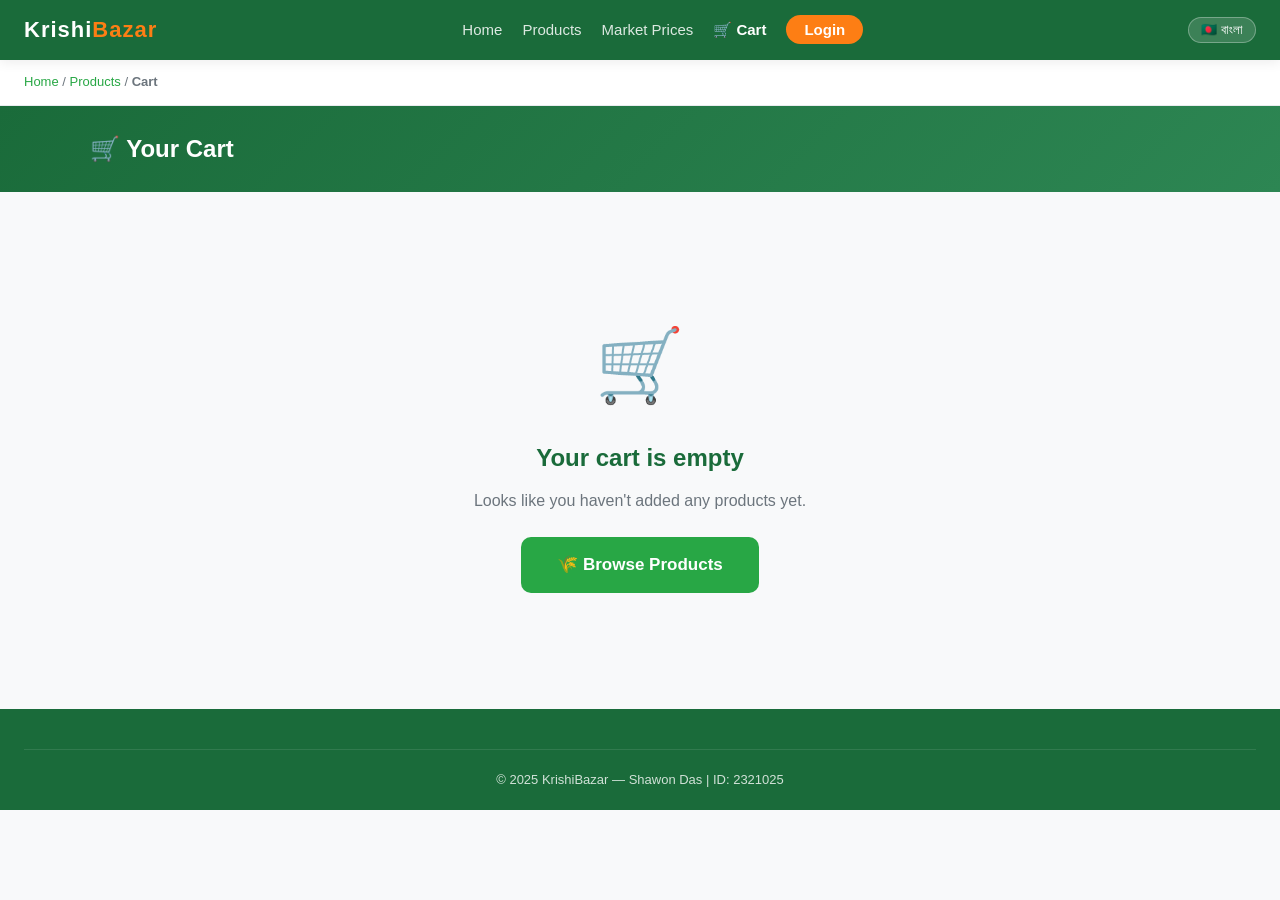
<file: cart.html>
<!DOCTYPE html>
<html lang="en">
<head>
  <meta charset="UTF-8">
  <meta name="viewport" content="width=device-width, initial-scale=1.0">
  <title>Cart — KrishiBazar</title>
  <link rel="stylesheet" href="css/style.css">
  <style>
    .cart-wrap {
      max-width: 1100px;
      margin: 36px auto;
      padding: 0 24px;
      display: grid;
      grid-template-columns: 1fr 360px;
      gap: 28px;
    }
    .cart-item {
      display: grid;
      grid-template-columns: 90px 1fr auto;
      gap: 16px;
      align-items: center;
      background: white;
      border-radius: 14px;
      padding: 16px;
      margin-bottom: 12px;
      box-shadow: 0 2px 8px rgba(0,0,0,0.06);
      transition: box-shadow 0.2s;
    }
    .cart-item:hover { box-shadow: 0 4px 16px rgba(0,0,0,0.10); }
    .cart-item img {
      width: 90px; height: 90px;
      border-radius: 10px;
      object-fit: cover;
      background: #e9ecef;
    }
    .item-name { font-size: 16px; font-weight: 700; margin-bottom: 4px; }
    .item-meta { font-size: 13px; color: #6c757d; margin-bottom: 10px; }
    .item-price { font-size: 18px; font-weight: 800; color: #1a6b3a; }
    .qty-control {
      display: flex;
      align-items: center;
      gap: 10px;
      margin-top: 8px;
    }
    .qty-control button {
      width: 32px; height: 32px;
      border-radius: 8px;
      border: 1.5px solid #28a745;
      background: white;
      color: #1a6b3a;
      font-size: 18px;
      font-weight: 700;
      cursor: pointer;
      transition: all 0.2s;
      display: flex;
      align-items: center;
      justify-content: center;
    }
    .qty-control button:hover { background: #28a745; color: white; }
    .qty-control .qty-val {
      font-size: 16px;
      font-weight: 700;
      min-width: 28px;
      text-align: center;
    }
    .remove-btn {
      background: none;
      border: none;
      font-size: 20px;
      cursor: pointer;
      color: #dc3545;
      padding: 4px;
      opacity: 0.7;
      transition: opacity 0.2s;
      align-self: flex-start;
    }
    .remove-btn:hover { opacity: 1; }
    .summary-box {
      background: white;
      border-radius: 14px;
      box-shadow: 0 2px 12px rgba(0,0,0,0.07);
      padding: 24px;
      height: fit-content;
      position: sticky;
      top: 80px;
    }
    .summary-box h3 {
      font-size: 18px;
      font-weight: 700;
      color: #1a6b3a;
      margin-bottom: 20px;
      padding-bottom: 12px;
      border-bottom: 2px solid #e8f5e9;
    }
    .summary-row {
      display: flex;
      justify-content: space-between;
      font-size: 14px;
      margin-bottom: 12px;
      color: #444;
    }
    .summary-row.total {
      font-size: 18px;
      font-weight: 800;
      color: #1a6b3a;
      border-top: 2px solid #e8f5e9;
      padding-top: 14px;
      margin-top: 6px;
    }
    .promo-row {
      display: flex;
      gap: 8px;
      margin: 16px 0;
    }
    .promo-row input {
      flex: 1;
      padding: 9px 14px;
      border: 1.5px solid #dee2e6;
      border-radius: 8px;
      font-size: 14px;
      outline: none;
    }
    .promo-row input:focus { border-color: #28a745; }
    .empty-cart {
      text-align: center;
      padding: 80px 24px;
      grid-column: 1 / -1;
    }
    .empty-cart .emoji { font-size: 72px; margin-bottom: 16px; }
    .payment-icons {
      display: flex;
      gap: 10px;
      margin-top: 14px;
      justify-content: center;
      flex-wrap: wrap;
    }
    .payment-icon {
      background: #f8f9fa;
      border: 1px solid #dee2e6;
      border-radius: 8px;
      padding: 6px 14px;
      font-size: 13px;
      font-weight: 600;
      color: #444;
    }
    .saved-badge {
      background: #d4edda;
      color: #155724;
      font-size: 12px;
      font-weight: 700;
      padding: 3px 10px;
      border-radius: 20px;
      display: inline-block;
      margin-left: 8px;
    }
    @media (max-width: 768px) {
      .cart-wrap { grid-template-columns: 1fr; }
      .summary-box { position: static; }
      .cart-item { grid-template-columns: 70px 1fr auto; }
      .cart-item img { width: 70px; height: 70px; }
    }
  </style>
</head>
<body>

<nav class="navbar">
  <a href="index.html" class="logo">Krishi<span>Bazar</span></a>
  <ul class="nav-links">
    <li><a href="index.html">Home</a></li>
    <li><a href="products.html">Products</a></li>
    <li><a href="price-dashboard.html">Market Prices</a></li>
    <li>
      <a href="cart.html" style="color:white;font-weight:700;position:relative">
        🛒 Cart
        <span class="cart-count badge badge-success"
          style="position:absolute;top:-8px;right:-8px;display:none">0</span>
      </a>
    </li>
    <li><a href="login.html" id="nav-login" class="btn-nav">Login</a></li>
    <li><a href="#" id="nav-logout" onclick="logout()"
      class="btn-nav" style="display:none">Logout</a></li>
  </ul>
  <button class="lang-toggle" id="lang-btn" onclick="switchLang()">🇧🇩 বাংলা</button>
</nav>

<!-- Breadcrumb -->
<div style="background:white;padding:12px 24px;font-size:13px;
  color:#6c757d;border-bottom:1px solid #e9ecef">
  <a href="index.html" style="color:#28a745;text-decoration:none">Home</a> /
  <a href="products.html" style="color:#28a745;text-decoration:none">Products</a> /
  <strong>Cart</strong>
</div>

<!-- Page title -->
<div style="background:linear-gradient(135deg,#1a6b3a,#2d8653);
  padding:24px;color:white">
  <div style="max-width:1100px;margin:0 auto">
    <h1 style="font-size:24px">🛒 Your Cart
      <span id="cart-title-count" style="font-size:16px;opacity:0.8;font-weight:400"></span>
    </h1>
  </div>
</div>

<div class="cart-wrap" id="cart-wrap">
  <!-- Rendered by JS -->
</div>

<footer style="margin-top:20px">
  <div class="footer-bottom" style="margin:0">
    © 2025 KrishiBazar — Shawon Das | ID: 2321025
  </div>
</footer>

<script src="js/main.js"></script>
<script>
let discount = 0;

function renderCart() {
  const cart = getCart();
  const wrap = document.getElementById('cart-wrap');

  if (cart.length === 0) {
    wrap.innerHTML = `
      <div class="empty-cart">
        <div class="emoji">🛒</div>
        <h2 style="margin-bottom:10px;color:#1a6b3a">Your cart is empty</h2>
        <p style="color:#6c757d;margin-bottom:24px">
          Looks like you haven't added any products yet.
        </p>
        <a href="products.html" class="btn btn-primary btn-lg">
          🌾 Browse Products
        </a>
      </div>`;
    return;
  }

  const subtotal = cart.reduce((s, i) => s + i.price * i.qty, 0);
  const delivery = subtotal >= 1000 ? 0 : 60;
  const discountAmt = Math.round(subtotal * discount);
  const total = subtotal - discountAmt + delivery;

  document.getElementById('cart-title-count').textContent =
    `(${cart.length} item${cart.length > 1 ? 's' : ''})`;

  wrap.innerHTML = `
    <!-- Left: Items -->
    <div>
      <div style="display:flex;justify-content:space-between;
        align-items:center;margin-bottom:16px">
        <span style="font-size:14px;color:#6c757d">
          ${cart.length} item${cart.length>1?'s':''} in your cart
        </span>
        <button onclick="clearCartAll()"
          style="background:none;border:none;color:#dc3545;
          font-size:13px;cursor:pointer;font-weight:600">
          🗑️ Clear All
        </button>
      </div>

      ${cart.map(item => `
        <div class="cart-item" id="item-${item.id}">
          <img src="${item.image || 'https://via.placeholder.com/90x90/2d8653/fff?text='+item.name[0]}"
            alt="${item.name}">
          <div>
            <div class="item-name">${item.name}</div>
            <div class="item-meta">
              Per ${item.unit}: <strong style="color:#1a6b3a">৳ ${item.price}</strong>
            </div>
            <div class="qty-control">
              <button onclick="updateQty(${item.id}, -1)">−</button>
              <span class="qty-val">${item.qty}</span>
              <button onclick="updateQty(${item.id}, 1)">+</button>
              <span style="font-size:13px;color:#6c757d">${item.unit}</span>
            </div>
          </div>
          <div style="display:flex;flex-direction:column;align-items:flex-end;gap:8px">
            <button class="remove-btn" onclick="removeItem(${item.id})" title="Remove">✕</button>
            <div class="item-price">৳ ${(item.price * item.qty).toLocaleString()}</div>
          </div>
        </div>
      `).join('')}

      <!-- Suggested products -->
      <div class="card" style="margin-top:20px">
        <h3 style="font-size:15px;color:#1a6b3a;margin-bottom:14px">
          🌾 You might also like
        </h3>
        <div style="display:flex;gap:12px;overflow-x:auto;padding-bottom:8px">
          ${[
            {id:99,name:'Green Chilli',price:80,unit:'kg'},
            {id:98,name:'Garlic',price:150,unit:'kg'},
            {id:97,name:'Cauliflower',price:45,unit:'piece'},
          ].map(p => `
            <div style="min-width:140px;background:#f8f9fa;border-radius:10px;
              padding:12px;text-align:center;flex-shrink:0">
              <div style="font-size:28px;margin-bottom:6px">🌶️</div>
              <div style="font-size:13px;font-weight:700">${p.name}</div>
              <div style="font-size:12px;color:#1a6b3a;margin:4px 0">৳ ${p.price}/${p.unit}</div>
              <button class="btn btn-primary" style="padding:5px 12px;font-size:12px;margin-top:4px"
                onclick="addToCart(${p.id},'${p.name}',${p.price},'${p.unit}','');renderCart()">
                + Add
              </button>
            </div>
          `).join('')}
        </div>
      </div>
    </div>

    <!-- Right: Summary -->
    <div class="summary-box">
      <h3>Order Summary</h3>

      <div class="summary-row">
        <span>Subtotal (${cart.reduce((s,i)=>s+i.qty,0)} items)</span>
        <span>৳ ${subtotal.toLocaleString()}</span>
      </div>

      ${discountAmt > 0 ? `
        <div class="summary-row" style="color:#28a745">
          <span>Promo Discount</span>
          <span>− ৳ ${discountAmt.toLocaleString()}</span>
        </div>` : ''}

      <div class="summary-row">
        <span>Delivery Fee</span>
        <span>${delivery === 0
          ? '<span style="color:#28a745;font-weight:700">FREE</span>'
          : '৳ ' + delivery}</span>
      </div>

      ${delivery === 0 ? `
        <div style="background:#d4edda;border-radius:8px;
          padding:8px 12px;font-size:13px;color:#155724;margin-bottom:12px">
          🎉 You qualify for <strong>free delivery!</strong>
        </div>` : `
        <div style="background:#fff3cd;border-radius:8px;
          padding:8px 12px;font-size:13px;color:#856404;margin-bottom:12px">
          💡 Add ৳${(1000-subtotal).toLocaleString()} more for free delivery
        </div>`}

      <!-- Promo code -->
      <div class="promo-row">
        <input type="text" id="promo-input" placeholder="Promo code (try: KRISHI20)">
        <button class="btn btn-outline" style="padding:9px 14px;font-size:13px;white-space:nowrap"
          onclick="applyPromo()">Apply</button>
      </div>

      <div class="summary-row total">
        <span>Total</span>
        <span>৳ ${total.toLocaleString()}</span>
      </div>

      <button class="btn btn-primary btn-full btn-lg" style="margin-top:8px"
        onclick="goCheckout()">
        Proceed to Checkout →
      </button>

      <a href="products.html" class="btn btn-outline btn-full"
        style="margin-top:10px;font-size:14px">
        ← Continue Shopping
      </a>

      <div class="payment-icons">
        <span class="payment-icon">💳 bKash</span>
        <span class="payment-icon">💳 Nagad</span>
        <span class="payment-icon">💵 COD</span>
      </div>

      <div style="text-align:center;font-size:12px;color:#6c757d;margin-top:12px">
        🔒 100% Secure Checkout
      </div>
    </div>
  `;
}

function updateQty(id, delta) {
  const cart = getCart();
  const item = cart.find(i => i.id === id);
  if (!item) return;
  item.qty = Math.max(1, item.qty + delta);
  saveCart(cart);
  renderCart();
}

function removeItem(id) {
  let cart = getCart();
  cart = cart.filter(i => i.id !== id);
  saveCart(cart);
  renderCart();
  showToast('Item removed from cart');
}

function clearCartAll() {
  if (confirm('Clear all items from cart?')) {
    saveCart([]);
    renderCart();
  }
}

function applyPromo() {
  const code = document.getElementById('promo-input').value.trim().toUpperCase();
  if (code === 'KRISHI20') {
    discount = 0.20;
    showToast('Promo applied! 20% discount 🎉');
    renderCart();
  } else if (code === 'FRESH10') {
    discount = 0.10;
    showToast('Promo applied! 10% discount 🎉');
    renderCart();
  } else {
    showToast('Invalid promo code', 'error');
  }
}

function goCheckout() {
  const user = getUser();
  if (!user) {
    showToast('Please login to checkout', 'error');
    setTimeout(() => window.location.href = 'login.html', 1000);
    return;
  }
  window.location.href = 'checkout.html';
}

renderCart();
</script>
</body>
</html>
</file>
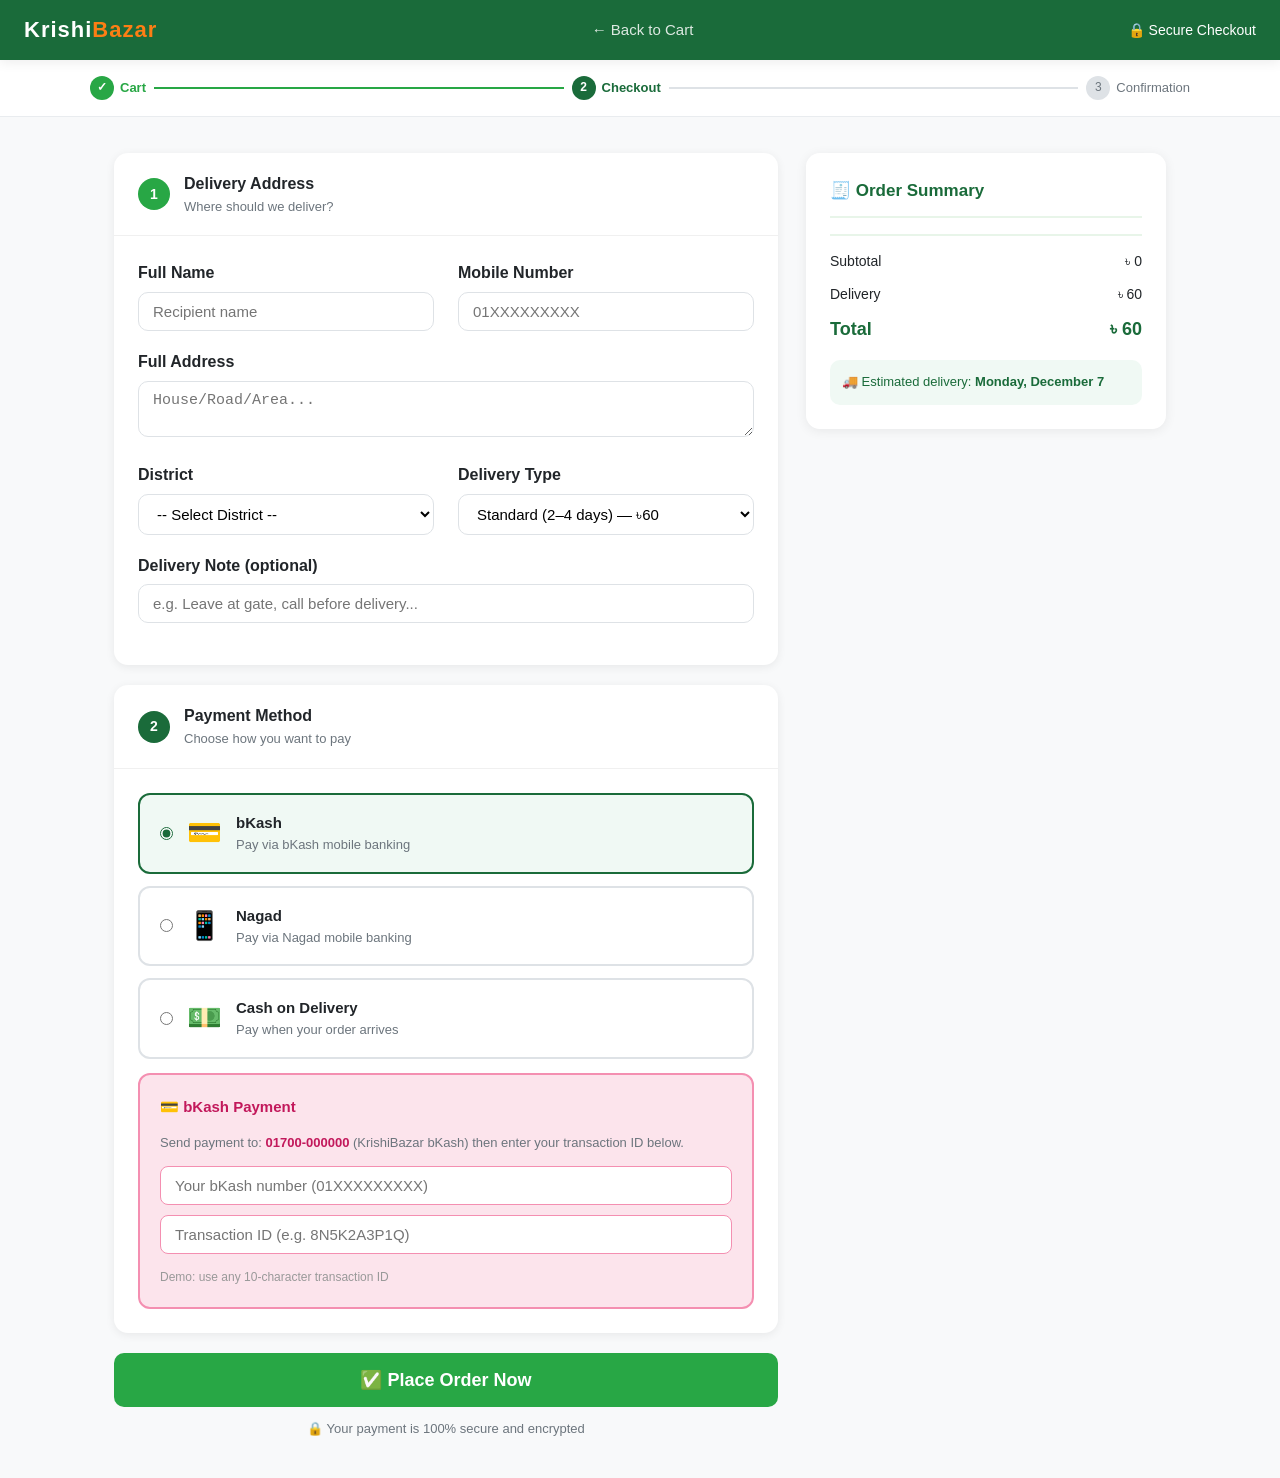
<file: checkout.html>
<!DOCTYPE html>
<html lang="en">
<head>
  <meta charset="UTF-8">
  <meta name="viewport" content="width=device-width, initial-scale=1.0">
  <title>Checkout — KrishiBazar</title>
  <link rel="stylesheet" href="css/style.css">
  <style>
    .checkout-wrap {
      max-width: 1100px;
      margin: 36px auto;
      padding: 0 24px;
      display: grid;
      grid-template-columns: 1fr 360px;
      gap: 28px;
    }
    .checkout-step {
      background: white;
      border-radius: 14px;
      box-shadow: 0 2px 10px rgba(0,0,0,0.07);
      margin-bottom: 20px;
      overflow: hidden;
    }
    .step-header {
      display: flex;
      align-items: center;
      gap: 14px;
      padding: 18px 24px;
      border-bottom: 1px solid #f0f0f0;
      cursor: pointer;
    }
    .step-num {
      width: 32px; height: 32px;
      border-radius: 50%;
      background: #1a6b3a;
      color: white;
      display: flex;
      align-items: center;
      justify-content: center;
      font-weight: 700;
      font-size: 14px;
      flex-shrink: 0;
    }
    .step-num.done { background: #28a745; }
    .step-title { font-size: 16px; font-weight: 700; color: #212529; }
    .step-subtitle { font-size: 13px; color: #6c757d; }
    .step-body { padding: 24px; }
    .payment-option {
      border: 2px solid #dee2e6;
      border-radius: 12px;
      padding: 16px 20px;
      margin-bottom: 12px;
      cursor: pointer;
      transition: all 0.2s;
      display: flex;
      align-items: center;
      gap: 14px;
    }
    .payment-option:hover { border-color: #28a745; }
    .payment-option.selected {
      border-color: #1a6b3a;
      background: #f0f9f4;
    }
    .payment-option input[type="radio"] { accent-color: #1a6b3a; }
    .payment-icon-big { font-size: 28px; }
    .payment-label { font-weight: 700; font-size: 15px; }
    .payment-desc { font-size: 13px; color: #6c757d; }
    .bkash-input {
      background: #fce4ec;
      border: 2px solid #f48fb1;
      border-radius: 12px;
      padding: 20px;
      margin-top: 14px;
    }
    .bkash-input h4 { color: #c2185b; margin-bottom: 14px; font-size: 15px; }
    .bkash-input input {
      width: 100%;
      padding: 10px 14px;
      border: 1.5px solid #f48fb1;
      border-radius: 8px;
      font-size: 15px;
      margin-bottom: 10px;
      outline: none;
      background: white;
    }
    .nagad-input {
      background: #fff3e0;
      border: 2px solid #ffb74d;
      border-radius: 12px;
      padding: 20px;
      margin-top: 14px;
    }
    .nagad-input h4 { color: #e65100; margin-bottom: 14px; font-size: 15px; }
    .nagad-input input {
      width: 100%;
      padding: 10px 14px;
      border: 1.5px solid #ffb74d;
      border-radius: 8px;
      font-size: 15px;
      margin-bottom: 10px;
      outline: none;
      background: white;
    }
    .order-summary-box {
      background: white;
      border-radius: 14px;
      box-shadow: 0 2px 12px rgba(0,0,0,0.07);
      padding: 24px;
      height: fit-content;
      position: sticky;
      top: 80px;
    }
    .order-item-row {
      display: flex;
      justify-content: space-between;
      align-items: center;
      padding: 10px 0;
      border-bottom: 1px solid #f5f5f5;
      font-size: 14px;
    }
    .order-item-row:last-child { border-bottom: none; }
    .success-overlay {
      display: none;
      position: fixed;
      inset: 0;
      background: rgba(0,0,0,0.6);
      z-index: 999;
      align-items: center;
      justify-content: center;
    }
    .success-overlay.show { display: flex; }
    .success-box {
      background: white;
      border-radius: 20px;
      padding: 48px 40px;
      text-align: center;
      max-width: 440px;
      width: 90%;
      animation: popIn 0.4s ease;
    }
    @keyframes popIn {
      from { transform: scale(0.8); opacity: 0; }
      to   { transform: scale(1);   opacity: 1; }
    }
    .success-icon { font-size: 72px; margin-bottom: 16px; }
    .success-box h2 { color: #1a6b3a; font-size: 26px; margin-bottom: 10px; }
    .success-box p { color: #6c757d; margin-bottom: 24px; font-size: 15px; }
    .otp-pin {
      display: flex;
      gap: 10px;
      margin: 12px 0;
    }
    .otp-pin input {
      width: 48px; height: 48px;
      text-align: center;
      font-size: 20px;
      font-weight: 700;
      border: 2px solid #dee2e6;
      border-radius: 10px;
      outline: none;
    }
    .otp-pin input:focus { border-color: #28a745; }
    @media (max-width: 768px) {
      .checkout-wrap { grid-template-columns: 1fr; }
      .order-summary-box { position: static; }
    }
  </style>
</head>
<body>

<nav class="navbar">
  <a href="index.html" class="logo">Krishi<span>Bazar</span></a>
  <ul class="nav-links">
    <li><a href="cart.html">← Back to Cart</a></li>
  </ul>
  <div style="color:white;font-size:14px">🔒 Secure Checkout</div>
</nav>

<!-- Progress bar -->
<div style="background:white;padding:16px 24px;border-bottom:1px solid #e9ecef">
  <div style="max-width:1100px;margin:0 auto;display:flex;
    align-items:center;gap:0;font-size:13px">
    <div style="display:flex;align-items:center;gap:6px;color:#28a745;font-weight:700">
      <span style="width:24px;height:24px;border-radius:50%;background:#28a745;
        color:white;display:flex;align-items:center;justify-content:center;font-size:12px">✓</span>
      Cart
    </div>
    <div style="flex:1;height:2px;background:#28a745;margin:0 8px"></div>
    <div style="display:flex;align-items:center;gap:6px;color:#1a6b3a;font-weight:700">
      <span style="width:24px;height:24px;border-radius:50%;background:#1a6b3a;
        color:white;display:flex;align-items:center;justify-content:center;font-size:12px">2</span>
      Checkout
    </div>
    <div style="flex:1;height:2px;background:#dee2e6;margin:0 8px"></div>
    <div style="display:flex;align-items:center;gap:6px;color:#6c757d">
      <span style="width:24px;height:24px;border-radius:50%;background:#dee2e6;
        color:#6c757d;display:flex;align-items:center;justify-content:center;font-size:12px">3</span>
      Confirmation
    </div>
  </div>
</div>

<div class="checkout-wrap">

  <!-- Left: Steps -->
  <div>

    <!-- Step 1: Delivery Address -->
    <div class="checkout-step">
      <div class="step-header">
        <div class="step-num done">1</div>
        <div>
          <div class="step-title">Delivery Address</div>
          <div class="step-subtitle">Where should we deliver?</div>
        </div>
      </div>
      <div class="step-body">
        <div class="grid-2">
          <div class="form-group">
            <label>Full Name</label>
            <input type="text" id="del-name" placeholder="Recipient name">
          </div>
          <div class="form-group">
            <label>Mobile Number</label>
            <input type="tel" id="del-phone" placeholder="01XXXXXXXXX">
          </div>
        </div>
        <div class="form-group">
          <label>Full Address</label>
          <textarea id="del-address" rows="2"
            placeholder="House/Road/Area..."></textarea>
        </div>
        <div class="grid-2">
          <div class="form-group">
            <label>District</label>
            <select id="del-district">
              <option value="">-- Select District --</option>
              <option>Dhaka</option><option>Chittagong</option>
              <option>Rajshahi</option><option>Khulna</option>
              <option>Sylhet</option><option>Barishal</option>
              <option>Rangpur</option><option>Mymensingh</option>
              <option>Dinajpur</option><option>Comilla</option>
              <option>Bogura</option><option>Gazipur</option>
            </select>
          </div>
          <div class="form-group">
            <label>Delivery Type</label>
            <select id="del-type" onchange="updateDeliveryFee()">
              <option value="standard">Standard (2–4 days) — ৳60</option>
              <option value="express">Express (Next day) — ৳120</option>
              <option value="pickup">Self Pickup — FREE</option>
            </select>
          </div>
        </div>
        <div class="form-group">
          <label>Delivery Note (optional)</label>
          <input type="text" id="del-note"
            placeholder="e.g. Leave at gate, call before delivery...">
        </div>
      </div>
    </div>

    <!-- Step 2: Payment -->
    <div class="checkout-step">
      <div class="step-header">
        <div class="step-num">2</div>
        <div>
          <div class="step-title">Payment Method</div>
          <div class="step-subtitle">Choose how you want to pay</div>
        </div>
      </div>
      <div class="step-body">

        <div class="payment-option selected" onclick="selectPayment('bkash', this)">
          <input type="radio" name="payment" checked>
          <span class="payment-icon-big">💳</span>
          <div>
            <div class="payment-label">bKash</div>
            <div class="payment-desc">Pay via bKash mobile banking</div>
          </div>
        </div>

        <div class="payment-option" onclick="selectPayment('nagad', this)">
          <input type="radio" name="payment">
          <span class="payment-icon-big">📱</span>
          <div>
            <div class="payment-label">Nagad</div>
            <div class="payment-desc">Pay via Nagad mobile banking</div>
          </div>
        </div>

        <div class="payment-option" onclick="selectPayment('cod', this)">
          <input type="radio" name="payment">
          <span class="payment-icon-big">💵</span>
          <div>
            <div class="payment-label">Cash on Delivery</div>
            <div class="payment-desc">Pay when your order arrives</div>
          </div>
        </div>

        <!-- bKash form -->
        <div class="bkash-input" id="bkash-form">
          <h4>💳 bKash Payment</h4>
          <p style="font-size:13px;color:#6c757d;margin-bottom:12px">
            Send payment to: <strong style="color:#c2185b">01700-000000</strong>
            (KrishiBazar bKash) then enter your transaction ID below.
          </p>
          <input type="tel" id="bkash-number" placeholder="Your bKash number (01XXXXXXXXX)">
          <input type="text" id="bkash-txn" placeholder="Transaction ID (e.g. 8N5K2A3P1Q)">
          <p style="font-size:12px;color:#999;margin-top:4px">
            Demo: use any 10-character transaction ID
          </p>
        </div>

        <!-- Nagad form (hidden) -->
        <div class="nagad-input" id="nagad-form" style="display:none">
          <h4>📱 Nagad Payment</h4>
          <p style="font-size:13px;color:#6c757d;margin-bottom:12px">
            Send payment to: <strong style="color:#e65100">01800-000000</strong>
            (KrishiBazar Nagad) then enter your transaction ID below.
          </p>
          <input type="tel" id="nagad-number" placeholder="Your Nagad number (01XXXXXXXXX)">
          <input type="text" id="nagad-txn" placeholder="Transaction ID">
        </div>

        <!-- COD info (hidden) -->
        <div id="cod-info" style="display:none;background:#e8f5e9;border-radius:10px;
          padding:14px;margin-top:12px;font-size:14px;color:#1a6b3a">
          ✅ Pay in cash when your order is delivered. No advance payment needed.
        </div>

      </div>
    </div>

    <!-- Place order button -->
    <button class="btn btn-primary btn-full btn-lg"
      style="font-size:18px;padding:16px"
      onclick="placeOrder()">
      ✅ Place Order Now
    </button>

    <p style="text-align:center;font-size:13px;color:#6c757d;margin-top:12px">
      🔒 Your payment is 100% secure and encrypted
    </p>

  </div>

  <!-- Right: Order summary -->
  <div class="order-summary-box">
    <h3 style="font-size:17px;font-weight:700;color:#1a6b3a;
      margin-bottom:16px;padding-bottom:12px;border-bottom:2px solid #e8f5e9">
      🧾 Order Summary
    </h3>

    <div id="checkout-items">
      <!-- Rendered by JS -->
    </div>

    <div style="border-top:2px solid #e8f5e9;padding-top:14px;margin-top:6px">
      <div class="summary-row" style="display:flex;justify-content:space-between;
        font-size:14px;margin-bottom:10px">
        <span>Subtotal</span>
        <span id="co-subtotal">৳ 0</span>
      </div>
      <div class="summary-row" style="display:flex;justify-content:space-between;
        font-size:14px;margin-bottom:10px">
        <span>Delivery</span>
        <span id="co-delivery">৳ 60</span>
      </div>
      <div style="display:flex;justify-content:space-between;
        font-size:18px;font-weight:800;color:#1a6b3a;margin-top:6px">
        <span>Total</span>
        <span id="co-total">৳ 0</span>
      </div>
    </div>

    <div style="margin-top:16px;background:#f0f9f4;border-radius:10px;
      padding:12px;font-size:13px;color:#1a6b3a">
      🚚 Estimated delivery: <strong id="delivery-date">Loading...</strong>
    </div>
  </div>

</div>

<!-- Success Modal -->
<div class="success-overlay" id="success-overlay">
  <div class="success-box">
    <div class="success-icon">🎉</div>
    <h2>Order Placed!</h2>
    <p>Your order has been successfully placed. The farmer will confirm soon.</p>
    <div style="background:#f0f9f4;border-radius:10px;padding:14px;margin-bottom:20px">
      <div style="font-size:13px;color:#6c757d">Order ID</div>
      <div style="font-size:22px;font-weight:800;color:#1a6b3a" id="order-id-display">
        ORD-0000
      </div>
    </div>
    <div style="display:flex;gap:10px;flex-direction:column">
      <button class="btn btn-primary btn-full"
        onclick="window.location.href='order-tracking.html'">
        📦 Track My Order
      </button>
      <button class="btn btn-outline btn-full"
        onclick="window.location.href='products.html'">
        Continue Shopping
      </button>
    </div>
  </div>
</div>

<script src="js/main.js"></script>
<script>
let paymentMethod = 'bkash';
let deliveryFee = 60;

function selectPayment(method, el) {
  paymentMethod = method;
  document.querySelectorAll('.payment-option').forEach(o => o.classList.remove('selected'));
  el.classList.add('selected');
  el.querySelector('input[type="radio"]').checked = true;

  document.getElementById('bkash-form').style.display = method === 'bkash' ? 'block' : 'none';
  document.getElementById('nagad-form').style.display = method === 'nagad' ? 'block' : 'none';
  document.getElementById('cod-info').style.display  = method === 'cod'   ? 'block' : 'none';
}

function updateDeliveryFee() {
  const type = document.getElementById('del-type').value;
  deliveryFee = type === 'express' ? 120 : type === 'pickup' ? 0 : 60;
  renderSummary();

  const days = type === 'express' ? 1 : type === 'pickup' ? 0 : 3;
  const date = new Date();
  date.setDate(date.getDate() + days);
  document.getElementById('delivery-date').textContent =
    days === 0 ? 'Self pickup anytime' :
    date.toLocaleDateString('en-BD', {weekday:'long',month:'long',day:'numeric'});
}

function renderSummary() {
  const cart = getCart();
  const subtotal = cart.reduce((s, i) => s + i.price * i.qty, 0);
  const total = subtotal + deliveryFee;

  document.getElementById('checkout-items').innerHTML = cart.map(i => `
    <div class="order-item-row">
      <div>
        <div style="font-weight:600;font-size:14px">${i.name}</div>
        <div style="font-size:12px;color:#6c757d">${i.qty} ${i.unit} × ৳${i.price}</div>
      </div>
      <div style="font-weight:700;color:#1a6b3a">৳ ${(i.price*i.qty).toLocaleString()}</div>
    </div>
  `).join('');

  document.getElementById('co-subtotal').textContent = '৳ ' + subtotal.toLocaleString();
  document.getElementById('co-delivery').textContent =
    deliveryFee === 0 ? 'FREE' : '৳ ' + deliveryFee;
  document.getElementById('co-total').textContent = '৳ ' + total.toLocaleString();
}

function placeOrder() {
  const name    = document.getElementById('del-name').value.trim();
  const phone   = document.getElementById('del-phone').value.trim();
  const address = document.getElementById('del-address').value.trim();
  const district= document.getElementById('del-district').value;

  if (!name || !phone || !address || !district) {
    showToast('Please fill in all delivery details', 'error'); return;
  }

  if (paymentMethod === 'bkash') {
    const txn = document.getElementById('bkash-txn').value.trim();
    if (!txn || txn.length < 5) {
      showToast('Please enter your bKash transaction ID', 'error'); return;
    }
  }
  if (paymentMethod === 'nagad') {
    const txn = document.getElementById('nagad-txn').value.trim();
    if (!txn || txn.length < 5) {
      showToast('Please enter your Nagad transaction ID', 'error'); return;
    }
  }

  // Generate order ID
  const orderId = 'ORD-' + Math.floor(1000 + Math.random() * 9000);
  document.getElementById('order-id-display').textContent = orderId;

  // Save order to localStorage (later: API call)
  const order = {
    id: orderId,
    items: getCart(),
    delivery: { name, phone, address, district },
    payment: paymentMethod,
    status: 'confirmed',
    date: new Date().toISOString(),
    total: getCart().reduce((s,i)=>s+i.price*i.qty,0) + deliveryFee
  };
  const orders = JSON.parse(localStorage.getItem('myOrders') || '[]');
  orders.unshift(order);
  localStorage.setItem('myOrders', JSON.stringify(orders));
  localStorage.setItem('lastOrder', orderId);

  // Clear cart
  saveCart([]);

  // Show success
  document.getElementById('success-overlay').classList.add('show');
}

// Pre-fill user info
const user = getUser();
if (user) {
  document.getElementById('del-name').value = user.name || '';
  document.getElementById('del-phone').value = user.phone || '';
  if (user.district) {
    const sel = document.getElementById('del-district');
    for (let o of sel.options) {
      if (o.text === user.district) { o.selected = true; break; }
    }
  }
}

// Delivery date estimate
const defDate = new Date();
defDate.setDate(defDate.getDate() + 3);
document.getElementById('delivery-date').textContent =
  defDate.toLocaleDateString('en-BD', {weekday:'long',month:'long',day:'numeric'});

renderSummary();
</script>
</body>
</html>
</file>
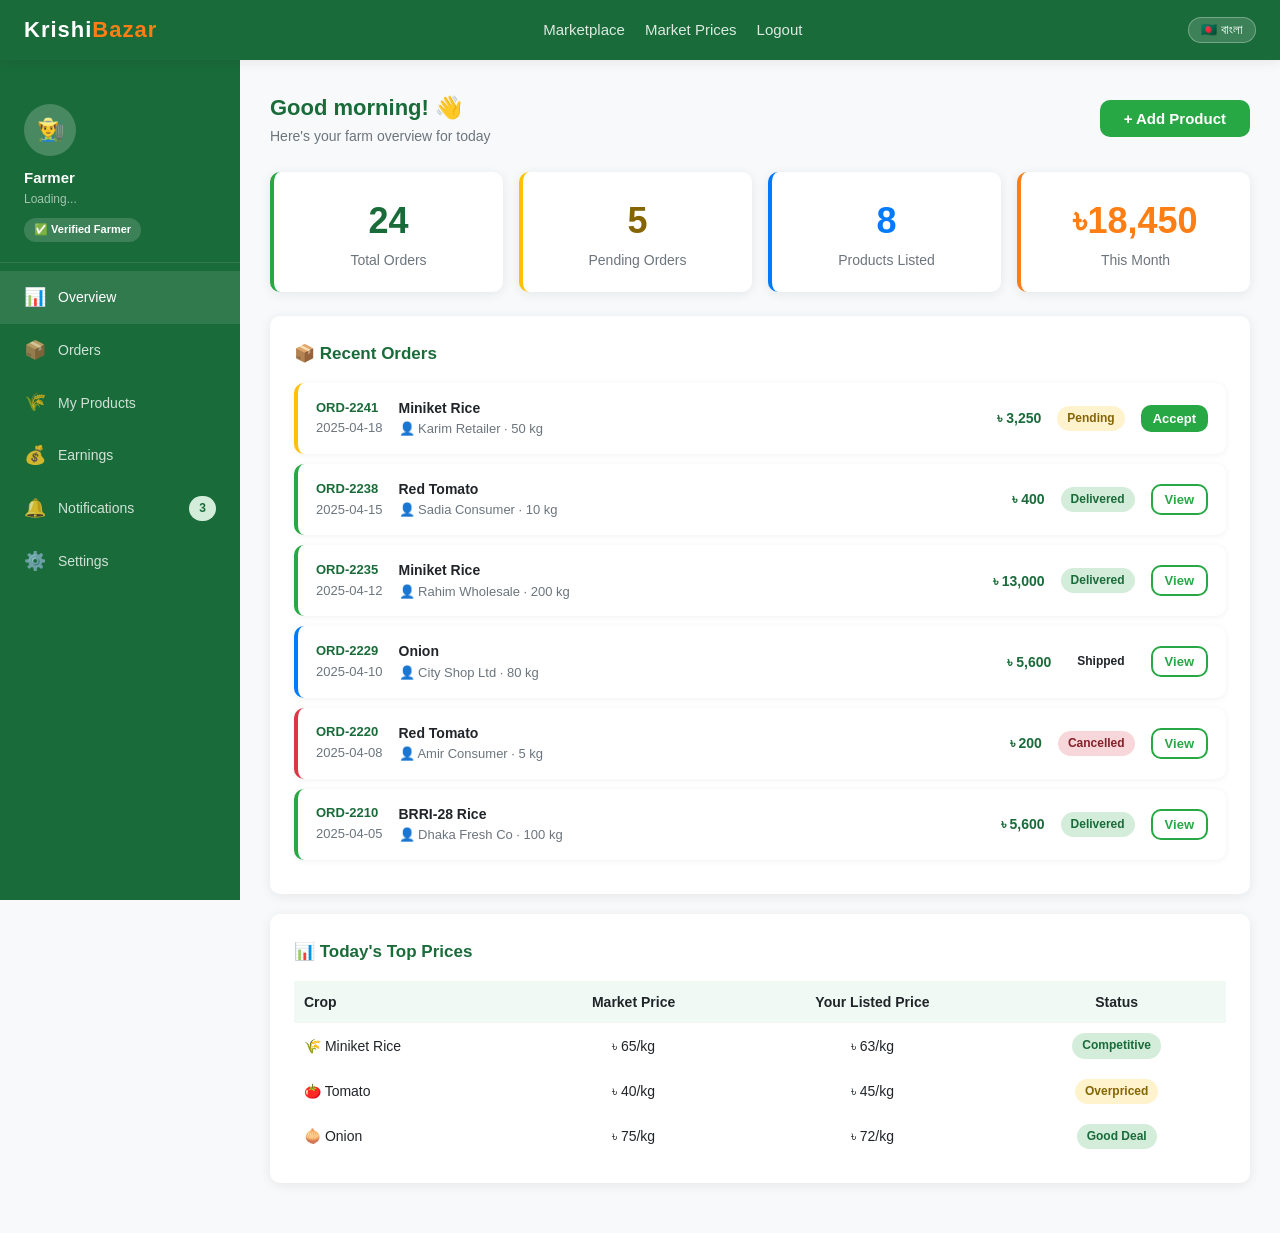
<file: farmer-dashboard.html>
<!DOCTYPE html>
<html lang="en">
<head>
  <meta charset="UTF-8">
  <meta name="viewport" content="width=device-width, initial-scale=1.0">
  <title>Farmer Dashboard — KrishiBazar</title>
  <link rel="stylesheet" href="css/style.css">
  <style>
    .tab-nav {
      display: flex;
      gap: 4px;
      background: white;
      padding: 6px;
      border-radius: 12px;
      box-shadow: 0 2px 8px rgba(0,0,0,0.06);
      margin-bottom: 24px;
      flex-wrap: wrap;
    }
    .tab-btn {
      padding: 10px 20px;
      border: none;
      border-radius: 8px;
      background: transparent;
      font-size: 14px;
      font-weight: 600;
      cursor: pointer;
      color: #6c757d;
      transition: all 0.2s;
    }
    .tab-btn.active {
      background: #1a6b3a;
      color: white;
    }
    .tab-btn:hover:not(.active) { background: #f0f9f4; color: #1a6b3a; }
    .tab-panel { display: none; }
    .tab-panel.active { display: block; }
    .order-row {
      display: grid;
      grid-template-columns: auto 1fr auto auto auto;
      gap: 16px;
      align-items: center;
      padding: 14px 18px;
      background: white;
      border-radius: 10px;
      margin-bottom: 10px;
      box-shadow: 0 1px 6px rgba(0,0,0,0.06);
      border-left: 4px solid #28a745;
      font-size: 14px;
    }
    .order-row.pending { border-left-color: #ffc107; }
    .order-row.shipped { border-left-color: #007bff; }
    .order-row.cancelled { border-left-color: #dc3545; }
    .order-id { font-weight: 700; color: #1a6b3a; font-size: 13px; }
    .order-buyer { color: #6c757d; font-size: 13px; }
    .wallet-box {
      background: linear-gradient(135deg, #1a6b3a, #28a745);
      color: white;
      border-radius: 16px;
      padding: 28px;
      margin-bottom: 24px;
    }
    .wallet-box .balance {
      font-size: 42px;
      font-weight: 900;
      margin: 8px 0;
    }
    .wallet-actions { display: flex; gap: 12px; margin-top: 16px; }
    .wallet-btn {
      background: rgba(255,255,255,0.2);
      border: 1px solid rgba(255,255,255,0.4);
      color: white;
      padding: 8px 20px;
      border-radius: 8px;
      cursor: pointer;
      font-size: 14px;
      font-weight: 600;
      transition: background 0.2s;
    }
    .wallet-btn:hover { background: rgba(255,255,255,0.35); }
    .upload-zone {
      border: 2.5px dashed #c3e6cb;
      border-radius: 14px;
      padding: 40px;
      text-align: center;
      cursor: pointer;
      transition: all 0.2s;
      background: #f9fffe;
      margin-bottom: 20px;
    }
    .upload-zone:hover { border-color: #28a745; background: #f0f9f4; }
    .upload-zone .upload-icon { font-size: 48px; margin-bottom: 12px; }
    .product-row {
      display: grid;
      grid-template-columns: 60px 1fr auto auto auto;
      gap: 14px;
      align-items: center;
      padding: 14px;
      background: white;
      border-radius: 10px;
      margin-bottom: 10px;
      box-shadow: 0 1px 6px rgba(0,0,0,0.06);
      font-size: 14px;
    }
    .product-thumb {
      width: 60px; height: 60px;
      border-radius: 8px;
      object-fit: cover;
      background: #e9ecef;
    }
    .notif-item {
      display: flex;
      gap: 12px;
      padding: 14px;
      background: white;
      border-radius: 10px;
      margin-bottom: 10px;
      box-shadow: 0 1px 6px rgba(0,0,0,0.05);
      font-size: 14px;
    }
    .notif-icon { font-size: 22px; flex-shrink: 0; }
    .notif-unread { border-left: 3px solid #28a745; }
    .modal-overlay {
      display: none;
      position: fixed; inset: 0;
      background: rgba(0,0,0,0.5);
      z-index: 500;
      align-items: center;
      justify-content: center;
    }
    .modal-overlay.open { display: flex; }
    .modal-box {
      background: white;
      border-radius: 16px;
      padding: 32px;
      width: 100%;
      max-width: 500px;
      max-height: 90vh;
      overflow-y: auto;
      margin: 16px;
    }
    .modal-box h3 { color: #1a6b3a; margin-bottom: 20px; font-size: 20px; }
  </style>
</head>
<body>

<nav class="navbar">
  <a href="index.html" class="logo">Krishi<span>Bazar</span></a>
  <ul class="nav-links">
    <li><a href="products.html">Marketplace</a></li>
    <li><a href="price-dashboard.html">Market Prices</a></li>
    <li><a href="#" onclick="logout()">Logout</a></li>
  </ul>
  <button class="lang-toggle" id="lang-btn" onclick="switchLang()">🇧🇩 বাংলা</button>
</nav>

<div class="dashboard-layout">

  <!-- Sidebar -->
  <aside class="sidebar">
    <div style="padding:20px 24px;border-bottom:1px solid rgba(255,255,255,0.1)">
      <div style="width:52px;height:52px;border-radius:50%;background:rgba(255,255,255,0.2);
        display:flex;align-items:center;justify-content:center;font-size:22px;margin-bottom:10px">
        👨‍🌾
      </div>
      <div style="color:white;font-weight:700;font-size:15px" id="sidebar-name">Farmer</div>
      <div style="color:rgba(255,255,255,0.6);font-size:12px" id="sidebar-loc">Loading...</div>
      <div style="margin-top:6px">
        <span class="badge" style="background:rgba(255,255,255,0.15);color:white;font-size:11px">
          ✅ Verified Farmer
        </span>
      </div>
    </div>
    <nav style="padding-top:8px">
      <a class="sidebar-link active" onclick="showTab('overview')" href="#">
        <span class="icon">📊</span> Overview
      </a>
      <a class="sidebar-link" onclick="showTab('orders')" href="#">
        <span class="icon">📦</span> Orders
      </a>
      <a class="sidebar-link" onclick="showTab('products')" href="#">
        <span class="icon">🌾</span> My Products
      </a>
      <a class="sidebar-link" onclick="showTab('wallet')" href="#">
        <span class="icon">💰</span> Earnings
      </a>
      <a class="sidebar-link" onclick="showTab('notifications')" href="#">
        <span class="icon">🔔</span> Notifications
        <span class="badge badge-success" style="margin-left:auto">3</span>
      </a>
      <a class="sidebar-link" onclick="showTab('profile')" href="#">
        <span class="icon">⚙️</span> Settings
      </a>
    </nav>
  </aside>

  <!-- Main content -->
  <main class="main-content">
    <div style="display:flex;justify-content:space-between;align-items:center;margin-bottom:24px">
      <div>
        <h1 style="font-size:22px;font-weight:800;color:#1a6b3a" id="page-title">
          Good morning! 👋
        </h1>
        <p style="color:#6c757d;font-size:14px" id="page-sub">
          Here's your farm overview for today
        </p>
      </div>
      <button class="btn btn-primary" onclick="openAddProduct()">
        + Add Product
      </button>
    </div>

    <!-- OVERVIEW TAB -->
    <div class="tab-panel active" id="tab-overview">
      <!-- Stats -->
      <div style="display:grid;grid-template-columns:repeat(4,1fr);gap:16px;margin-bottom:24px">
        <div class="stat-box">
          <div class="stat-number">24</div>
          <div class="stat-label">Total Orders</div>
        </div>
        <div class="stat-box" style="border-left-color:#ffc107">
          <div class="stat-number" style="color:#856404">5</div>
          <div class="stat-label">Pending Orders</div>
        </div>
        <div class="stat-box" style="border-left-color:#007bff">
          <div class="stat-number" style="color:#007bff">8</div>
          <div class="stat-label">Products Listed</div>
        </div>
        <div class="stat-box" style="border-left-color:#fd7e14">
          <div class="stat-number" style="color:#fd7e14">৳18,450</div>
          <div class="stat-label">This Month</div>
        </div>
      </div>

      <!-- Recent orders -->
      <div class="card" style="margin-bottom:20px">
        <h3 style="color:#1a6b3a;margin-bottom:16px;font-size:17px">
          📦 Recent Orders
        </h3>
        <div id="recent-orders-list"></div>
      </div>

      <!-- Quick price check -->
      <div class="card">
        <h3 style="color:#1a6b3a;margin-bottom:16px;font-size:17px">
          📊 Today's Top Prices
        </h3>
        <table style="width:100%;border-collapse:collapse;font-size:14px">
          <thead>
            <tr style="background:#f0f9f4">
              <th style="padding:10px;text-align:left">Crop</th>
              <th style="padding:10px">Market Price</th>
              <th style="padding:10px">Your Listed Price</th>
              <th style="padding:10px">Status</th>
            </tr>
          </thead>
          <tbody>
            <tr>
              <td style="padding:10px">🌾 Miniket Rice</td>
              <td style="padding:10px;text-align:center">৳ 65/kg</td>
              <td style="padding:10px;text-align:center">৳ 63/kg</td>
              <td style="padding:10px;text-align:center">
                <span class="badge badge-success">Competitive</span></td>
            </tr>
            <tr>
              <td style="padding:10px">🍅 Tomato</td>
              <td style="padding:10px;text-align:center">৳ 40/kg</td>
              <td style="padding:10px;text-align:center">৳ 45/kg</td>
              <td style="padding:10px;text-align:center">
                <span class="badge badge-warning">Overpriced</span></td>
            </tr>
            <tr>
              <td style="padding:10px">🧅 Onion</td>
              <td style="padding:10px;text-align:center">৳ 75/kg</td>
              <td style="padding:10px;text-align:center">৳ 72/kg</td>
              <td style="padding:10px;text-align:center">
                <span class="badge badge-success">Good Deal</span></td>
            </tr>
          </tbody>
        </table>
      </div>
    </div>

    <!-- ORDERS TAB -->
    <div class="tab-panel" id="tab-orders">
      <div style="display:flex;gap:10px;margin-bottom:16px;flex-wrap:wrap">
        <button class="chart-tab active" onclick="filterOrders('all',this)">All (24)</button>
        <button class="chart-tab" onclick="filterOrders('pending',this)">Pending (5)</button>
        <button class="chart-tab" onclick="filterOrders('delivered',this)">Delivered (16)</button>
        <button class="chart-tab" onclick="filterOrders('shipped',this)">Shipped (3)</button>
      </div>
      <div id="all-orders-list"></div>
    </div>

    <!-- PRODUCTS TAB -->
    <div class="tab-panel" id="tab-products">
      <div id="my-products-list"></div>
    </div>

    <!-- WALLET TAB -->
    <div class="tab-panel" id="tab-wallet">
      <div class="wallet-box">
        <div style="font-size:14px;opacity:0.85">Total Earnings</div>
        <div class="balance">৳ 48,250</div>
        <div style="font-size:14px;opacity:0.75">Available for withdrawal: ৳ 12,300</div>
        <div class="wallet-actions">
          <button class="wallet-btn" onclick="showToast('Withdrawal request sent to bKash!')">
            💸 Withdraw to bKash
          </button>
          <button class="wallet-btn" onclick="showToast('Withdrawal request sent to Nagad!')">
            💸 Withdraw to Nagad
          </button>
        </div>
      </div>

      <!-- Earnings history -->
      <div class="card">
        <h3 style="color:#1a6b3a;margin-bottom:16px">Transaction History</h3>
        <table style="width:100%;border-collapse:collapse;font-size:14px">
          <thead>
            <tr style="background:#f0f9f4">
              <th style="padding:10px;text-align:left">Date</th>
              <th style="padding:10px;text-align:left">Order</th>
              <th style="padding:10px">Amount</th>
              <th style="padding:10px">Status</th>
            </tr>
          </thead>
          <tbody>
            <tr><td style="padding:10px">2025-04-18</td><td style="padding:10px">ORD-2241</td>
              <td style="padding:10px;text-align:center;color:#1a6b3a;font-weight:700">+ ৳ 3,250</td>
              <td style="padding:10px;text-align:center"><span class="badge badge-success">Paid</span></td></tr>
            <tr><td style="padding:10px">2025-04-15</td><td style="padding:10px">ORD-2238</td>
              <td style="padding:10px;text-align:center;color:#1a6b3a;font-weight:700">+ ৳ 1,800</td>
              <td style="padding:10px;text-align:center"><span class="badge badge-success">Paid</span></td></tr>
            <tr><td style="padding:10px">2025-04-12</td><td style="padding:10px">ORD-2229</td>
              <td style="padding:10px;text-align:center;color:#1a6b3a;font-weight:700">+ ৳ 5,600</td>
              <td style="padding:10px;text-align:center"><span class="badge badge-success">Paid</span></td></tr>
            <tr><td style="padding:10px">2025-04-10</td><td style="padding:10px">ORD-2220</td>
              <td style="padding:10px;text-align:center;color:#dc3545;font-weight:700">− ৳ 400</td>
              <td style="padding:10px;text-align:center">
                <span class="badge badge-danger">Refund</span></td></tr>
          </tbody>
        </table>
      </div>
    </div>

    <!-- NOTIFICATIONS TAB -->
    <div class="tab-panel" id="tab-notifications">
      <div class="notif-item notif-unread">
        <span class="notif-icon">📦</span>
        <div>
          <div style="font-weight:700">New Order Received!</div>
          <div style="color:#6c757d;font-size:13px">
            Karim Retailer ordered 50kg Miniket Rice — ৳ 3,250</div>
          <div style="color:#aaa;font-size:12px;margin-top:4px">2 hours ago</div>
        </div>
      </div>
      <div class="notif-item notif-unread">
        <span class="notif-icon">💰</span>
        <div>
          <div style="font-weight:700">Payment Received</div>
          <div style="color:#6c757d;font-size:13px">
            ৳ 1,800 credited for Order ORD-2238 via bKash</div>
          <div style="color:#aaa;font-size:12px;margin-top:4px">Yesterday</div>
        </div>
      </div>
      <div class="notif-item notif-unread">
        <span class="notif-icon">📈</span>
        <div>
          <div style="font-weight:700">Price Alert: Onion Rising</div>
          <div style="color:#6c757d;font-size:13px">
            Onion prices up 8.3% — consider listing now for better profit</div>
          <div style="color:#aaa;font-size:12px;margin-top:4px">Today, 9:00 AM</div>
        </div>
      </div>
      <div class="notif-item">
        <span class="notif-icon">⭐</span>
        <div>
          <div style="font-weight:700">New Review on Your Product</div>
          <div style="color:#6c757d;font-size:13px">
            Sadia gave 5 stars on Miniket Rice — "Very fresh and good quality!"</div>
          <div style="color:#aaa;font-size:12px;margin-top:4px">2 days ago</div>
        </div>
      </div>
      <div class="notif-item">
        <span class="notif-icon">🚚</span>
        <div>
          <div style="font-weight:700">Order Delivered Successfully</div>
          <div style="color:#6c757d;font-size:13px">
            Order ORD-2229 has been delivered to buyer in Dhaka</div>
          <div style="color:#aaa;font-size:12px;margin-top:4px">3 days ago</div>
        </div>
      </div>
    </div>

    <!-- PROFILE TAB -->
    <div class="tab-panel" id="tab-profile">
      <div class="card">
        <h3 style="color:#1a6b3a;margin-bottom:20px">Profile Settings</h3>
        <div class="grid-2">
          <div class="form-group">
            <label>Full Name</label>
            <input type="text" id="prof-name" value="Rahim Uddin">
          </div>
          <div class="form-group">
            <label>Mobile Number</label>
            <input type="text" value="01711111111" disabled
              style="background:#f8f9fa;color:#6c757d">
          </div>
          <div class="form-group">
            <label>District</label>
            <select id="prof-district">
              <option selected>Dinajpur</option>
              <option>Dhaka</option><option>Rajshahi</option>
              <option>Khulna</option><option>Chittagong</option>
            </select>
          </div>
          <div class="form-group">
            <label>Farm Size (acres)</label>
            <input type="number" value="3.5" id="prof-farm">
          </div>
        </div>
        <div class="form-group">
          <label>Main Crops Grown</label>
          <input type="text" value="Rice, Tomato, Onion" id="prof-crops">
        </div>
        <div class="form-group">
          <label>NID Number</label>
          <input type="text" value="19**********" id="prof-nid">
        </div>
        <button class="btn btn-primary"
          onclick="showToast('Profile updated successfully!')">
          Save Changes
        </button>
      </div>
    </div>

  </main>
</div>

<!-- Add Product Modal -->
<div class="modal-overlay" id="add-product-modal">
  <div class="modal-box">
    <h3>🌾 Add New Product</h3>
    <div class="upload-zone" onclick="document.getElementById('prod-img-input').click()">
      <div class="upload-icon">📷</div>
      <div style="font-weight:600;margin-bottom:6px">Click to upload product photo</div>
      <div style="font-size:13px;color:#6c757d">JPG, PNG up to 5MB</div>
      <input type="file" id="prod-img-input" accept="image/*"
        style="display:none" onchange="previewImg(this)">
      <img id="img-preview" style="display:none;max-height:120px;
        border-radius:8px;margin-top:12px">
    </div>
    <div class="form-group">
      <label>Product Name</label>
      <input type="text" id="new-prod-name" placeholder="e.g. Miniket Rice">
    </div>
    <div class="grid-2">
      <div class="form-group">
        <label>Category</label>
        <select id="new-prod-cat">
          <option>Rice</option><option>Vegetable</option>
          <option>Fruit</option><option>Fish</option>
          <option>Dairy</option><option>Spice</option>
        </select>
      </div>
      <div class="form-group">
        <label>Unit</label>
        <select id="new-prod-unit">
          <option>kg</option><option>litre</option>
          <option>piece</option><option>dozen</option><option>মণ</option>
        </select>
      </div>
    </div>
    <div class="grid-2">
      <div class="form-group">
        <label>Price (৳)</label>
        <input type="number" id="new-prod-price" placeholder="0">
      </div>
      <div class="form-group">
        <label>Available Quantity</label>
        <input type="number" id="new-prod-qty" placeholder="0">
      </div>
    </div>
    <div class="form-group">
      <label>Description</label>
      <textarea id="new-prod-desc" rows="3"
        placeholder="Describe your product quality, harvest date..."></textarea>
    </div>
    <div style="display:flex;gap:12px">
      <button class="btn btn-primary" style="flex:1" onclick="submitProduct()">
        📤 List Product
      </button>
      <button class="btn btn-outline" style="flex:1"
        onclick="document.getElementById('add-product-modal').classList.remove('open')">
        Cancel
      </button>
    </div>
  </div>
</div>

<script src="js/main.js"></script>
<script>
// Sample data
const myOrders = [
  { id:'ORD-2241', buyer:'Karim Retailer', product:'Miniket Rice',   qty:'50 kg',  total:3250, status:'pending',   date:'2025-04-18' },
  { id:'ORD-2238', buyer:'Sadia Consumer', product:'Red Tomato',     qty:'10 kg',  total:400,  status:'delivered', date:'2025-04-15' },
  { id:'ORD-2235', buyer:'Rahim Wholesale',product:'Miniket Rice',   qty:'200 kg', total:13000,status:'delivered', date:'2025-04-12' },
  { id:'ORD-2229', buyer:'City Shop Ltd',  product:'Onion',          qty:'80 kg',  total:5600, status:'shipped',   date:'2025-04-10' },
  { id:'ORD-2220', buyer:'Amir Consumer',  product:'Red Tomato',     qty:'5 kg',   total:200,  status:'cancelled', date:'2025-04-08' },
  { id:'ORD-2210', buyer:'Dhaka Fresh Co', product:'BRRI-28 Rice',   qty:'100 kg', total:5600, status:'delivered', date:'2025-04-05' },
];

const myProducts = [
  { name:'Miniket Rice', category:'Rice',      price:63,  stock:450, unit:'kg',  status:'active' },
  { name:'Red Tomato',   category:'Vegetable', price:45,  stock:180, unit:'kg',  status:'active' },
  { name:'Red Onion',    category:'Spice',     price:72,  stock:550, unit:'kg',  status:'active' },
  { name:'Brinjal',      category:'Vegetable', price:38,  stock:0,   unit:'kg',  status:'out' },
];

function showTab(tab) {
  document.querySelectorAll('.tab-panel').forEach(p => p.classList.remove('active'));
  document.querySelectorAll('.sidebar-link').forEach(l => l.classList.remove('active'));
  document.getElementById('tab-' + tab).classList.add('active');
  event.currentTarget.classList.add('active');
  renderTab(tab);
}

function renderTab(tab) {
  if (tab === 'overview' || tab === 'orders') renderOrders();
  if (tab === 'products') renderProducts();
}

function renderOrders(filter = 'all') {
  const list = filter === 'all' ? myOrders :
    myOrders.filter(o => o.status === filter);

  const html = list.map(o => `
    <div class="order-row ${o.status}">
      <div>
        <div class="order-id">${o.id}</div>
        <div class="order-buyer">${o.date}</div>
      </div>
      <div>
        <div style="font-weight:600">${o.product}</div>
        <div class="order-buyer">👤 ${o.buyer} · ${o.qty}</div>
      </div>
      <div style="font-weight:700;color:#1a6b3a">৳ ${o.total.toLocaleString()}</div>
      <div>
        <span class="badge ${
          o.status==='delivered' ? 'badge-success' :
          o.status==='pending'   ? 'badge-warning' :
          o.status==='shipped'   ? 'badge-info'    : 'badge-danger'
        }">${o.status.charAt(0).toUpperCase()+o.status.slice(1)}</span>
      </div>
      <div>
        ${o.status==='pending' ? `
          <button class="btn btn-primary" style="padding:6px 12px;font-size:13px"
            onclick="acceptOrder('${o.id}')">Accept</button>` :
          `<button class="btn btn-outline" style="padding:6px 12px;font-size:13px"
            onclick="showToast('Order details for ${o.id}')">View</button>`
        }
      </div>
    </div>
  `).join('');

  const recentEl = document.getElementById('recent-orders-list');
  const allEl = document.getElementById('all-orders-list');
  if (recentEl) recentEl.innerHTML = html;
  if (allEl) allEl.innerHTML = html;
}

function filterOrders(filter, btn) {
  document.querySelectorAll('.chart-tab').forEach(b => b.classList.remove('active'));
  btn.classList.add('active');
  renderOrders(filter);
}

function acceptOrder(id) {
  const o = myOrders.find(x => x.id === id);
  if (o) { o.status = 'shipped'; renderOrders(); }
  showToast('Order ' + id + ' accepted and marked as shipped! 🚚');
}

function renderProducts() {
  document.getElementById('my-products-list').innerHTML = myProducts.map(p => `
    <div class="product-row">
      <div style="width:60px;height:60px;border-radius:8px;background:#e9ecef;
        display:flex;align-items:center;justify-content:center;font-size:26px">🌾</div>
      <div>
        <div style="font-weight:700">${p.name}</div>
        <div style="font-size:13px;color:#6c757d">${p.category} · ${p.unit}</div>
      </div>
      <div style="font-weight:700;color:#1a6b3a">৳ ${p.price}/${p.unit}</div>
      <div style="font-size:13px;color:#6c757d">
        Stock: <strong style="color:${p.stock>0?'#1a6b3a':'#dc3545'}">${p.stock} ${p.unit}</strong>
      </div>
      <div style="display:flex;gap:8px">
        <button class="btn btn-outline" style="padding:6px 12px;font-size:13px"
          onclick="showToast('Edit product: ${p.name}')">Edit</button>
        <button class="btn btn-secondary" style="padding:6px 12px;font-size:13px;background:#dc3545"
          onclick="showToast('${p.name} removed from listing','error')">Remove</button>
      </div>
    </div>
  `).join('');
}

function openAddProduct() {
  document.getElementById('add-product-modal').classList.add('open');
}

function previewImg(input) {
  if (input.files && input.files[0]) {
    const reader = new FileReader();
    reader.onload = e => {
      const preview = document.getElementById('img-preview');
      preview.src = e.target.result;
      preview.style.display = 'block';
    };
    reader.readAsDataURL(input.files[0]);
  }
}

function submitProduct() {
  const name = document.getElementById('new-prod-name').value.trim();
  const price = document.getElementById('new-prod-price').value;
  const qty = document.getElementById('new-prod-qty').value;
  if (!name || !price || !qty) {
    showToast('Please fill all fields', 'error'); return;
  }
  myProducts.unshift({
    name, price: parseInt(price), stock: parseInt(qty),
    category: document.getElementById('new-prod-cat').value,
    unit: document.getElementById('new-prod-unit').value,
    status: 'active'
  });
  document.getElementById('add-product-modal').classList.remove('open');
  showToast('Product listed successfully! 🌾');
  showTab('products');
}

// Load user info
const user = getUser();
if (user) {
  document.getElementById('sidebar-name').textContent = user.name;
  document.getElementById('sidebar-loc').textContent = user.district || 'Bangladesh';
  document.getElementById('page-title').textContent =
    'Good morning, ' + user.name.split(' ')[0] + '! 👋';
}

// Init
renderOrders();
renderProducts();
</script>
</body>
</html>
</file>
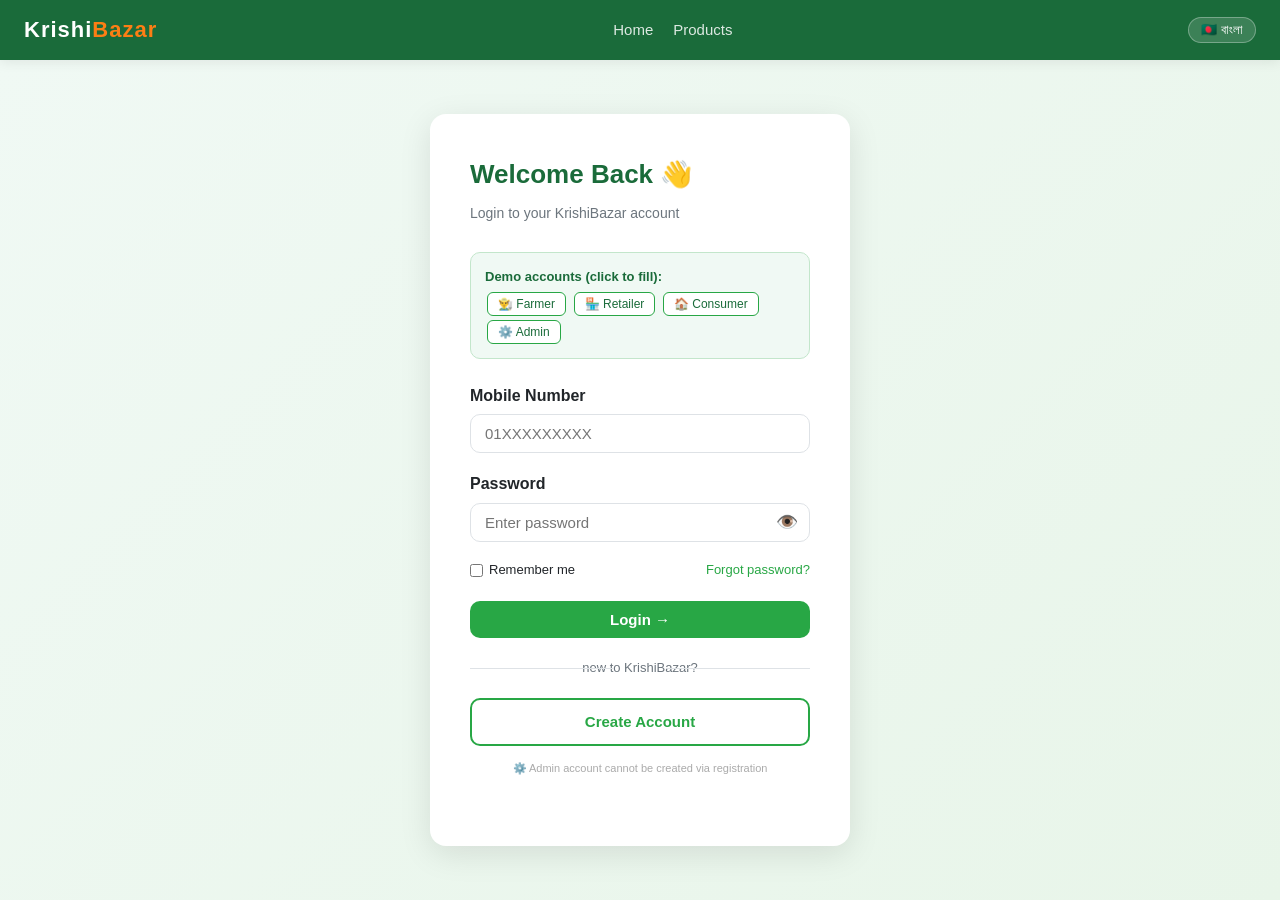
<file: login.html>
<!DOCTYPE html>
<html lang="en">
<head>
  <meta charset="UTF-8">
  <meta name="viewport" content="width=device-width, initial-scale=1.0">
  <title>Login — KrishiBazar</title>
  <link rel="stylesheet" href="css/style.css">
  <style>
    .login-wrapper {
      min-height: calc(100vh - 60px);
      display: flex;
      align-items: center;
      justify-content: center;
      padding: 40px 16px;
      background: linear-gradient(135deg, #f0f9f4 0%, #e8f5e9 100%);
    }
    .login-box {
      background: white;
      border-radius: 16px;
      box-shadow: 0 8px 32px rgba(0,0,0,0.10);
      padding: 40px;
      width: 100%;
      max-width: 420px;
    }
    .login-box h2 { color: #1a6b3a; margin-bottom: 6px; font-size: 26px; }
    .login-box p  { color: #6c757d; margin-bottom: 28px; font-size: 14px; }
    .demo-accounts {
      background: #f0f9f4;
      border: 1px solid #c3e6cb;
      border-radius: 10px;
      padding: 14px;
      margin-bottom: 24px;
      font-size: 13px;
    }
    .demo-accounts strong { color: #1a6b3a; }
    .demo-btn {
      display: inline-block;
      padding: 4px 10px;
      border: 1px solid #28a745;
      border-radius: 6px;
      background: white;
      color: #1a6b3a;
      font-size: 12px;
      cursor: pointer;
      margin: 4px 2px 0;
      transition: all 0.2s;
    }
    .demo-btn:hover { background: #28a745; color: white; }
    .divider {
      text-align: center;
      color: #6c757d;
      font-size: 13px;
      margin: 20px 0;
      position: relative;
    }
    .divider::before, .divider::after {
      content: '';
      position: absolute;
      top: 50%;
      width: 42%;
      height: 1px;
      background: #dee2e6;
    }
    .divider::before { left: 0; }
    .divider::after  { right: 0; }
    .show-pass { position: relative; }
    .show-pass input { padding-right: 44px; }
    .show-pass .eye-btn {
      position: absolute;
      right: 12px;
      top: 50%;
      transform: translateY(-50%);
      background: none;
      border: none;
      cursor: pointer;
      font-size: 18px;
      color: #6c757d;
    }
  </style>
</head>
<body>

<nav class="navbar">
  <a href="index.html" class="logo">Krishi<span>Bazar</span></a>
  <ul class="nav-links">
    <li><a href="index.html">Home</a></li>
    <li><a href="products.html">Products</a></li>
  </ul>
  <button class="lang-toggle" id="lang-btn" onclick="switchLang()">🇧🇩 বাংলা</button>
</nav>

<div class="login-wrapper">
  <div class="login-box">
    <h2>Welcome Back 👋</h2>
    <p>Login to your KrishiBazar account</p>

    <!-- Demo accounts shortcut -->
    <div class="demo-accounts">
      <strong>Demo accounts (click to fill):</strong><br>
      <button class="demo-btn" onclick="fillDemo('farmer')">👨‍🌾 Farmer</button>
      <button class="demo-btn" onclick="fillDemo('retailer')">🏪 Retailer</button>
      <button class="demo-btn" onclick="fillDemo('consumer')">🏠 Consumer</button>
      <button class="demo-btn" onclick="fillDemo('admin')">⚙️ Admin</button>
    </div>

    <div id="login-error" class="alert alert-danger" style="display:none"></div>

    <div class="form-group">
      <label>Mobile Number</label>
      <input type="tel" id="login-phone" placeholder="01XXXXXXXXX" maxlength="11">
    </div>

    <div class="form-group">
      <label>Password</label>
      <div class="show-pass">
        <input type="password" id="login-password" placeholder="Enter password">
        <button class="eye-btn" onclick="togglePass()">👁️</button>
      </div>
    </div>

    <div style="display:flex;justify-content:space-between;align-items:center;margin-bottom:20px">
      <label style="display:flex;align-items:center;gap:6px;font-size:13px;cursor:pointer">
        <input type="checkbox" id="remember"> Remember me
      </label>
      <a href="#" style="color:#28a745;font-size:13px;text-decoration:none">Forgot password?</a>
    </div>

    <button class="btn btn-primary btn-full" id="login-btn" onclick="doLogin()">
      Login →
    </button>

    <div class="divider">new to KrishiBazar?</div>
    <a href="register.html" class="btn btn-outline btn-full">Create Account</a>

    <p style="font-size:11px;color:#aaa;text-align:center;margin-top:14px">
      ⚙️ Admin account cannot be created via registration
    </p>
  </div>
</div>

<script src="js/main.js"></script>
<script>

  // ── Demo accounts (password = 'password') ──────────────────────────
  const demoUsers = {
    farmer:   { phone: '01711111111', password: 'password', name: 'Rahim Uddin',    role: 'farmer',   token: 'tok-farmer'   },
    retailer: { phone: '01722222222', password: 'password', name: 'Karim Retailer', role: 'retailer', token: 'tok-retailer' },
    consumer: { phone: '01733333333', password: 'password', name: 'Sadia Consumer', role: 'consumer', token: 'tok-consumer' },
    admin:    { phone: '01744444444', password: 'password', name: 'Admin User',      role: 'admin',    token: 'tok-admin'    }
  };

  function fillDemo(role) {
    const u = demoUsers[role];
    document.getElementById('login-phone').value    = u.phone;
    document.getElementById('login-password').value = u.password;
    document.getElementById('login-error').style.display = 'none';
  }

  function togglePass() {
    const inp = document.getElementById('login-password');
    inp.type  = inp.type === 'password' ? 'text' : 'password';
  }

  function redirectByRole(role) {
    if      (role === 'admin')   window.location.href = 'admin-dashboard.html';
    else if (role === 'farmer')  window.location.href = 'farmer-dashboard.html';
    else                         window.location.href = 'buyer-dashboard.html';
  }

  async function doLogin() {
    const phone    = document.getElementById('login-phone').value.trim();
    const password = document.getElementById('login-password').value;
    const errEl    = document.getElementById('login-error');
    const btn      = document.getElementById('login-btn');

    errEl.style.display = 'none';

    if (!phone || !password) {
      errEl.textContent   = 'Please fill in all fields.';
      errEl.style.display = 'block';
      return;
    }

    // Loading state
    btn.disabled   = true;
    btn.textContent = 'Logging in...';

    // ── Step 1: Try real PHP API ──────────────────────────────────────
    try {
      const result = await apiCall('auth.php?action=login', 'POST', { phone, password });
      if (result && result.success) {
        localStorage.setItem('user', JSON.stringify(result.data));
        showToast('Welcome, ' + result.data.name + '! 👋');
        setTimeout(() => redirectByRole(result.data.role), 800);
        return;
      }
    } catch (e) {
      // API not available — fall through to demo check
    }

    // ── Step 2: Check demo accounts ───────────────────────────────────
    const demo = Object.values(demoUsers).find(
      u => u.phone === phone && u.password === password
    );

    if (demo) {
      localStorage.setItem('user', JSON.stringify(demo));
      showToast('Welcome, ' + demo.name + '! 👋');
      setTimeout(() => redirectByRole(demo.role), 800);
      return;
    }

    // ── Step 3: Both failed ───────────────────────────────────────────
    errEl.textContent   = 'Invalid mobile number or password.';
    errEl.style.display = 'block';
    btn.disabled        = false;
    btn.textContent     = 'Login →';
  }

  // Enter key support
  document.addEventListener('keydown', e => {
    if (e.key === 'Enter') doLogin();
  });

  // Remember me — restore phone
  const saved = localStorage.getItem('remembered_phone');
  if (saved) {
    document.getElementById('login-phone').value = saved;
    document.getElementById('remember').checked  = true;
  }

</script>
</body>
</html>
</file>
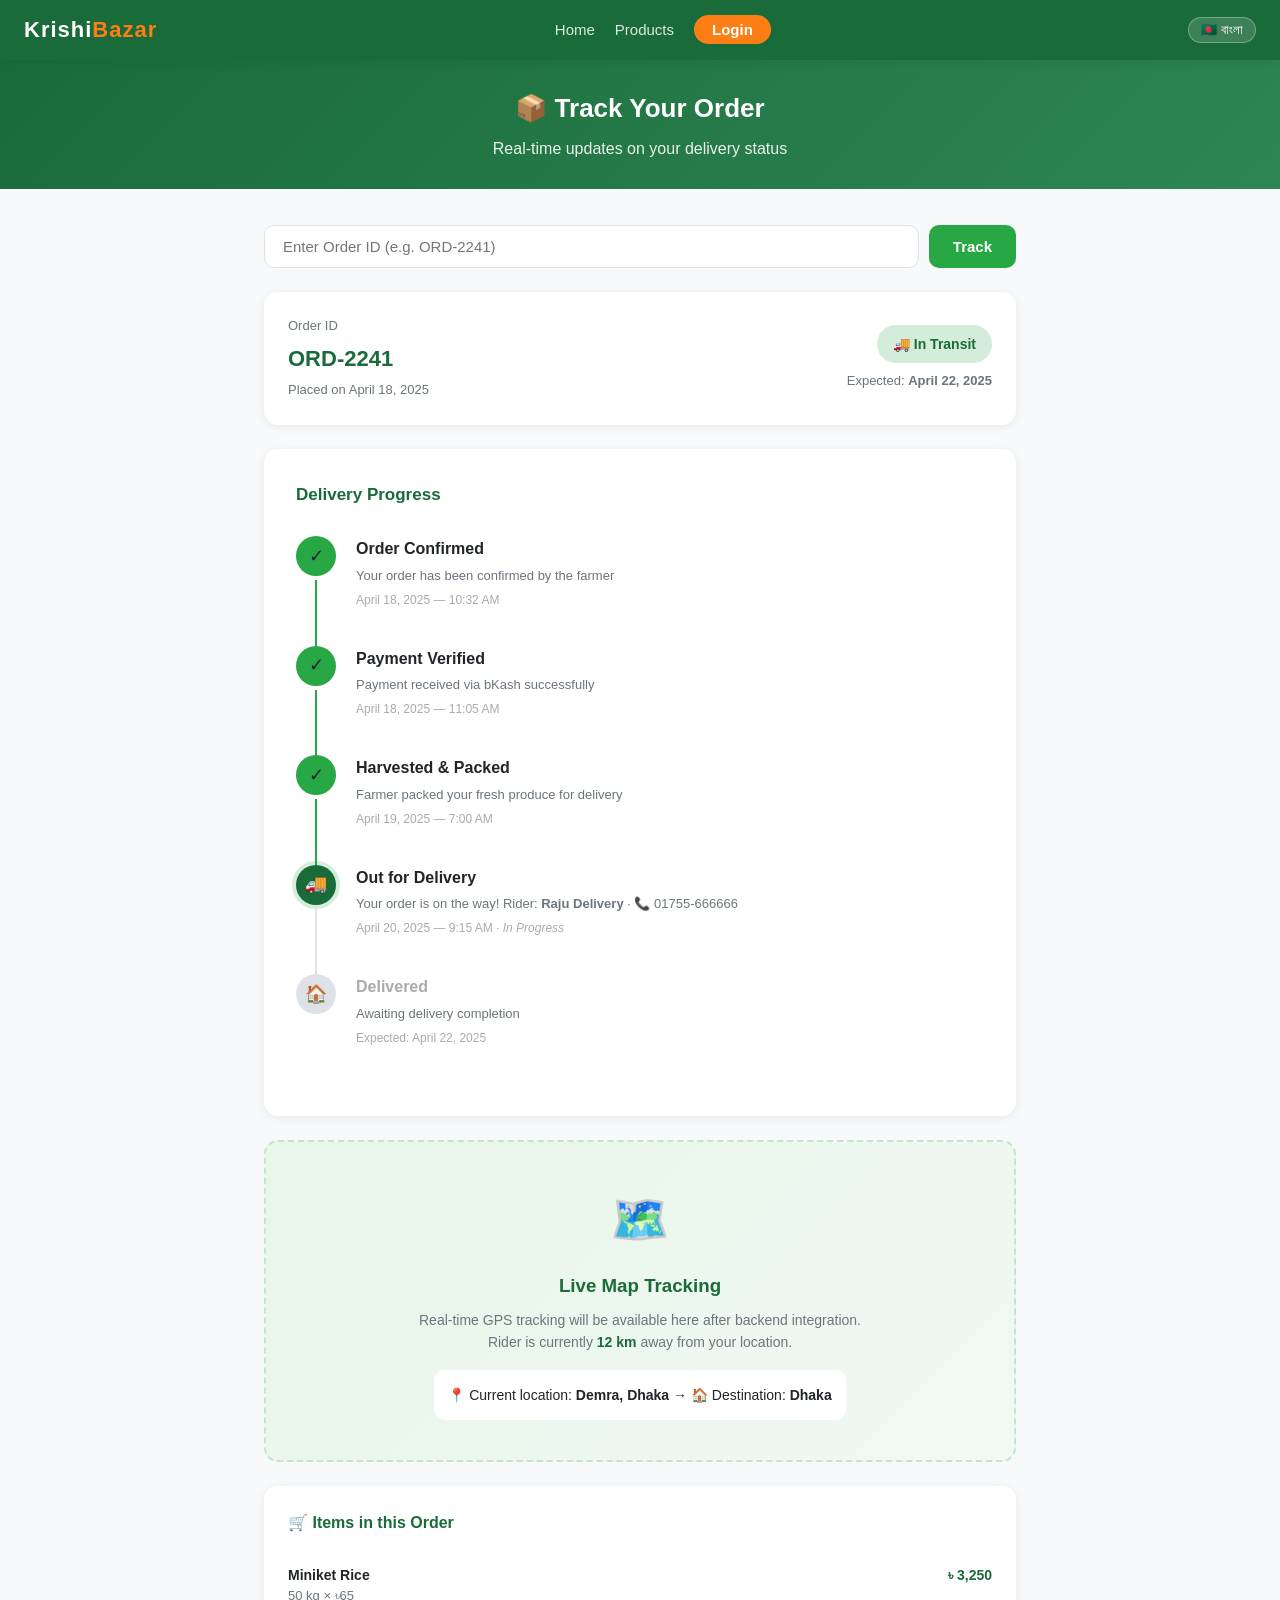
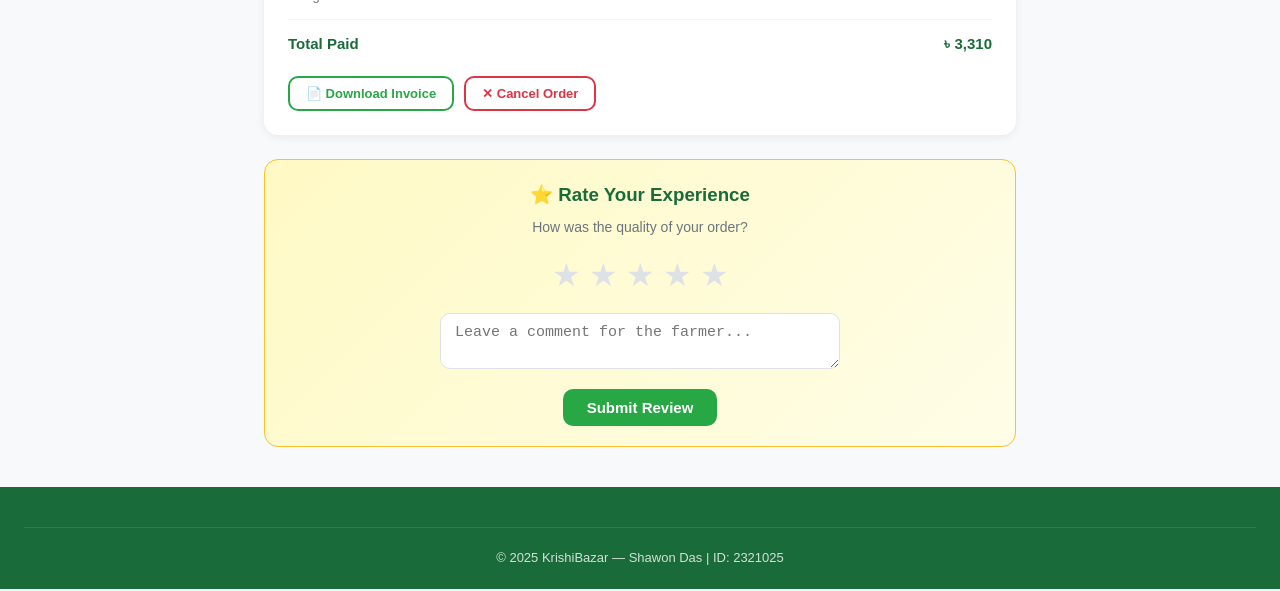
<file: order-tracking.html>
<!DOCTYPE html>
<html lang="en">
<head>
  <meta charset="UTF-8">
  <meta name="viewport" content="width=device-width, initial-scale=1.0">
  <title>Order Tracking — KrishiBazar</title>
  <link rel="stylesheet" href="css/style.css">
  <style>
    .tracking-wrap {
      max-width: 800px;
      margin: 36px auto;
      padding: 0 24px;
    }
    .track-header {
      background: white;
      border-radius: 14px;
      box-shadow: 0 2px 10px rgba(0,0,0,0.07);
      padding: 24px;
      margin-bottom: 24px;
      display: flex;
      justify-content: space-between;
      align-items: center;
      flex-wrap: wrap;
      gap: 16px;
    }
    .order-id-tag {
      font-size: 22px;
      font-weight: 800;
      color: #1a6b3a;
    }
    .track-timeline {
      background: white;
      border-radius: 14px;
      box-shadow: 0 2px 10px rgba(0,0,0,0.07);
      padding: 32px;
      margin-bottom: 24px;
    }
    .timeline-item {
      display: flex;
      gap: 20px;
      margin-bottom: 0;
      position: relative;
    }
    .timeline-item:not(:last-child)::after {
      content: '';
      position: absolute;
      left: 19px;
      top: 44px;
      width: 2px;
      height: calc(100% - 8px);
      background: #dee2e6;
    }
    .timeline-item.done:not(:last-child)::after {
      background: #28a745;
    }
    .tl-dot {
      width: 40px; height: 40px;
      border-radius: 50%;
      background: #dee2e6;
      display: flex;
      align-items: center;
      justify-content: center;
      font-size: 18px;
      flex-shrink: 0;
      z-index: 1;
      transition: all 0.3s;
    }
    .timeline-item.done .tl-dot {
      background: #28a745;
    }
    .timeline-item.active .tl-dot {
      background: #1a6b3a;
      box-shadow: 0 0 0 4px rgba(40,167,69,0.2);
      animation: pulse 1.5s infinite;
    }
    @keyframes pulse {
      0%   { box-shadow: 0 0 0 0   rgba(40,167,69,0.4); }
      70%  { box-shadow: 0 0 0 10px rgba(40,167,69,0);   }
      100% { box-shadow: 0 0 0 0   rgba(40,167,69,0);   }
    }
    .tl-content {
      flex: 1;
      padding-bottom: 36px;
    }
    .tl-title {
      font-size: 16px;
      font-weight: 700;
      color: #212529;
      margin-bottom: 4px;
    }
    .timeline-item.pending .tl-title { color: #aaa; }
    .tl-desc {
      font-size: 13px;
      color: #6c757d;
      margin-bottom: 4px;
    }
    .tl-time {
      font-size: 12px;
      color: #aaa;
    }
    .map-placeholder {
      background: linear-gradient(135deg, #e8f5e9, #f0f9f4);
      border: 2px dashed #c3e6cb;
      border-radius: 14px;
      padding: 40px;
      text-align: center;
      margin-bottom: 24px;
    }
    .order-items-card {
      background: white;
      border-radius: 14px;
      box-shadow: 0 2px 10px rgba(0,0,0,0.07);
      padding: 24px;
      margin-bottom: 24px;
    }
    .search-order-bar {
      display: flex;
      gap: 10px;
      margin-bottom: 24px;
    }
    .search-order-bar input {
      flex: 1;
      padding: 12px 18px;
      border: 1.5px solid #dee2e6;
      border-radius: 10px;
      font-size: 15px;
      outline: none;
    }
    .search-order-bar input:focus { border-color: #28a745; }
    .rating-prompt {
      background: linear-gradient(135deg, #fff9c4, #fffde7);
      border: 1px solid #fbc02d;
      border-radius: 14px;
      padding: 20px;
      text-align: center;
    }
    .star-rate { display: flex; gap: 8px; justify-content: center; margin: 12px 0; }
    .star-rate span {
      font-size: 32px;
      cursor: pointer;
      color: #dee2e6;
      transition: color 0.15s;
    }
    .star-rate span.lit { color: #ffc107; }
  </style>
</head>
<body>

<nav class="navbar">
  <a href="index.html" class="logo">Krishi<span>Bazar</span></a>
  <ul class="nav-links">
    <li><a href="index.html">Home</a></li>
    <li><a href="products.html">Products</a></li>
    <li><a href="login.html" id="nav-login" class="btn-nav">Login</a></li>
    <li><a href="#" id="nav-logout" onclick="logout()"
      class="btn-nav" style="display:none">Logout</a></li>
  </ul>
  <button class="lang-toggle" id="lang-btn" onclick="switchLang()">🇧🇩 বাংলা</button>
</nav>

<!-- Hero -->
<div style="background:linear-gradient(135deg,#1a6b3a,#2d8653);
  padding:28px 24px;color:white;text-align:center">
  <h1 style="font-size:26px;margin-bottom:6px">📦 Track Your Order</h1>
  <p style="opacity:0.9">Real-time updates on your delivery status</p>
</div>

<div class="tracking-wrap">

  <!-- Search bar -->
  <div class="search-order-bar">
    <input type="text" id="order-search"
      placeholder="Enter Order ID (e.g. ORD-2241)">
    <button class="btn btn-primary" onclick="searchOrder()">Track</button>
  </div>

  <!-- Order header -->
  <div class="track-header">
    <div>
      <div style="font-size:13px;color:#6c757d;margin-bottom:4px">Order ID</div>
      <div class="order-id-tag" id="display-order-id">ORD-2241</div>
      <div style="font-size:13px;color:#6c757d;margin-top:4px">
        Placed on <span id="order-date">April 18, 2025</span>
      </div>
    </div>
    <div style="text-align:right">
      <span class="badge badge-success" style="font-size:14px;padding:8px 16px"
        id="order-status-badge">🚚 In Transit</span>
      <div style="font-size:13px;color:#6c757d;margin-top:8px">
        Expected: <strong id="expected-date">April 22, 2025</strong>
      </div>
    </div>
  </div>

  <!-- Timeline -->
  <div class="track-timeline">
    <h3 style="font-size:17px;font-weight:700;color:#1a6b3a;margin-bottom:28px">
      Delivery Progress
    </h3>

    <div class="timeline-item done">
      <div class="tl-dot">✓</div>
      <div class="tl-content">
        <div class="tl-title">Order Confirmed</div>
        <div class="tl-desc">Your order has been confirmed by the farmer</div>
        <div class="tl-time">April 18, 2025 — 10:32 AM</div>
      </div>
    </div>

    <div class="timeline-item done">
      <div class="tl-dot">✓</div>
      <div class="tl-content">
        <div class="tl-title">Payment Verified</div>
        <div class="tl-desc">Payment received via bKash successfully</div>
        <div class="tl-time">April 18, 2025 — 11:05 AM</div>
      </div>
    </div>

    <div class="timeline-item done">
      <div class="tl-dot">✓</div>
      <div class="tl-content">
        <div class="tl-title">Harvested & Packed</div>
        <div class="tl-desc">Farmer packed your fresh produce for delivery</div>
        <div class="tl-time">April 19, 2025 — 7:00 AM</div>
      </div>
    </div>

    <div class="timeline-item active">
      <div class="tl-dot">🚚</div>
      <div class="tl-content">
        <div class="tl-title">Out for Delivery</div>
        <div class="tl-desc">
          Your order is on the way!
          Rider: <strong>Raju Delivery</strong> · 📞 01755-666666
        </div>
        <div class="tl-time">April 20, 2025 — 9:15 AM · <em>In Progress</em></div>
      </div>
    </div>

    <div class="timeline-item pending">
      <div class="tl-dot">🏠</div>
      <div class="tl-content">
        <div class="tl-title" style="color:#aaa">Delivered</div>
        <div class="tl-desc">Awaiting delivery completion</div>
        <div class="tl-time">Expected: April 22, 2025</div>
      </div>
    </div>

  </div>

  <!-- Map placeholder -->
  <div class="map-placeholder">
    <div style="font-size:48px;margin-bottom:12px">🗺️</div>
    <h3 style="color:#1a6b3a;margin-bottom:8px">Live Map Tracking</h3>
    <p style="color:#6c757d;font-size:14px">
      Real-time GPS tracking will be available here after backend integration.
      <br>Rider is currently <strong style="color:#1a6b3a">12 km</strong>
      away from your location.
    </p>
    <div style="margin-top:16px;background:white;border-radius:10px;
      padding:14px;display:inline-block;font-size:14px">
      📍 Current location: <strong>Demra, Dhaka</strong> →
      🏠 Destination: <strong id="dest-district">Dhaka</strong>
    </div>
  </div>

  <!-- Order items -->
  <div class="order-items-card">
    <h3 style="font-size:16px;font-weight:700;color:#1a6b3a;margin-bottom:16px">
      🛒 Items in this Order
    </h3>
    <div id="order-items-list">
      <div style="display:flex;justify-content:space-between;
        padding:12px 0;border-bottom:1px solid #f5f5f5;font-size:14px">
        <div>
          <div style="font-weight:700">Miniket Rice</div>
          <div style="color:#6c757d;font-size:13px">50 kg × ৳65</div>
        </div>
        <div style="font-weight:700;color:#1a6b3a">৳ 3,250</div>
      </div>
    </div>
    <div style="display:flex;justify-content:space-between;
      padding:12px 0;font-size:15px;font-weight:800;color:#1a6b3a">
      <span>Total Paid</span>
      <span id="order-total">৳ 3,310</span>
    </div>

    <div style="display:flex;gap:10px;margin-top:8px;flex-wrap:wrap">
      <button class="btn btn-outline" style="font-size:13px;padding:8px 16px"
        onclick="showToast('Invoice downloaded!')">
        📄 Download Invoice
      </button>
      <button class="btn btn-outline" style="font-size:13px;padding:8px 16px;
        border-color:#dc3545;color:#dc3545"
        onclick="showToast('Cancellation requested. We will contact you.','error')">
        ✕ Cancel Order
      </button>
    </div>
  </div>

  <!-- Rate & Review (shown after delivery) -->
  <div class="rating-prompt">
    <h3 style="color:#1a6b3a;margin-bottom:6px">⭐ Rate Your Experience</h3>
    <p style="font-size:14px;color:#6c757d;margin-bottom:4px">
      How was the quality of your order?
    </p>
    <div class="star-rate" id="star-rate">
      <span onclick="rateOrder(1)">★</span>
      <span onclick="rateOrder(2)">★</span>
      <span onclick="rateOrder(3)">★</span>
      <span onclick="rateOrder(4)">★</span>
      <span onclick="rateOrder(5)">★</span>
    </div>
    <div class="form-group" style="max-width:400px;margin:0 auto 12px">
      <textarea id="rate-comment" rows="2"
        placeholder="Leave a comment for the farmer..."></textarea>
    </div>
    <button class="btn btn-primary" onclick="submitRating()">Submit Review</button>
  </div>

</div>

<footer style="margin-top:40px">
  <div class="footer-bottom" style="margin:0">
    © 2025 KrishiBazar — Shawon Das | ID: 2321025
  </div>
</footer>

<script src="js/main.js"></script>
<script>
let selectedRating = 0;

function rateOrder(r) {
  selectedRating = r;
  document.querySelectorAll('#star-rate span').forEach((s, i) => {
    s.classList.toggle('lit', i < r);
  });
}

function submitRating() {
  if (!selectedRating) { showToast('Please select a star rating', 'error'); return; }
  showToast('Thank you for your review! ⭐');
  document.querySelector('.rating-prompt').innerHTML = `
    <div style="font-size:48px;margin-bottom:8px">🙏</div>
    <h3 style="color:#1a6b3a">Thank you for your feedback!</h3>
    <p style="color:#6c757d;font-size:14px">
      Your ${selectedRating}-star review helps other buyers and motivates our farmers.
    </p>
  `;
}

function searchOrder() {
  const id = document.getElementById('order-search').value.trim().toUpperCase();
  if (!id.startsWith('ORD-') || id.length < 7) {
    showToast('Enter a valid Order ID like ORD-2241', 'error'); return;
  }
  document.getElementById('display-order-id').textContent = id;
  showToast('Order ' + id + ' loaded!');
}

// Load last order if available
const lastOrder = localStorage.getItem('lastOrder');
if (lastOrder) {
  document.getElementById('display-order-id').textContent = lastOrder;
  document.getElementById('order-search').value = lastOrder;

  const orders = JSON.parse(localStorage.getItem('myOrders') || '[]');
  const order = orders.find(o => o.id === lastOrder);
  if (order) {
    document.getElementById('order-items-list').innerHTML =
      order.items.map(i => `
        <div style="display:flex;justify-content:space-between;
          padding:12px 0;border-bottom:1px solid #f5f5f5;font-size:14px">
          <div>
            <div style="font-weight:700">${i.name}</div>
            <div style="color:#6c757d;font-size:13px">${i.qty} ${i.unit} × ৳${i.price}</div>
          </div>
          <div style="font-weight:700;color:#1a6b3a">
            ৳ ${(i.price*i.qty).toLocaleString()}
          </div>
        </div>
      `).join('');
    document.getElementById('order-total').textContent =
      '৳ ' + order.total.toLocaleString();
    if (order.delivery?.district) {
      document.getElementById('dest-district').textContent = order.delivery.district;
    }
  }
}
</script>
</body>
</html>
</file>
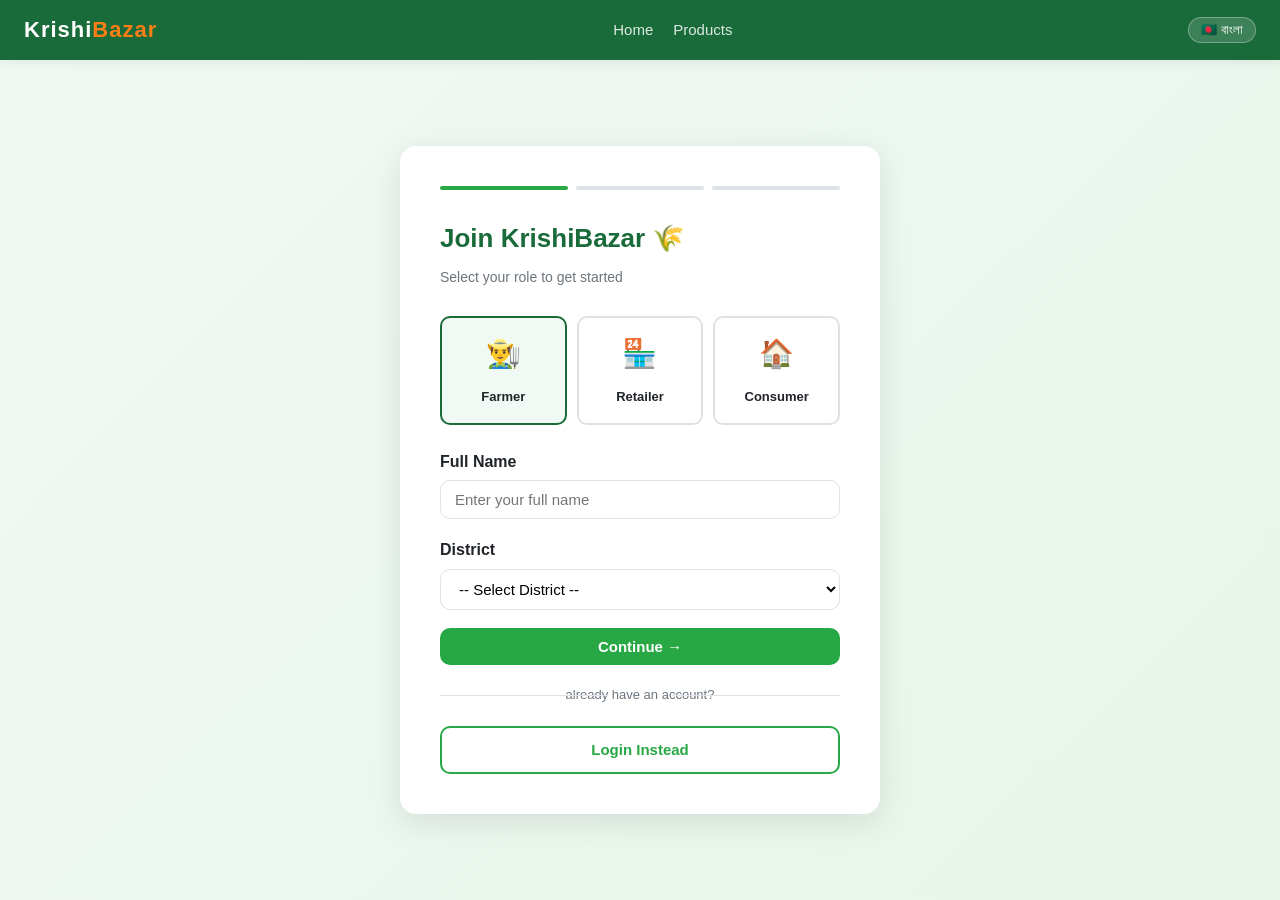
<file: register.html>
<!DOCTYPE html>
<html lang="en">
<head>
  <meta charset="UTF-8">
  <meta name="viewport" content="width=device-width, initial-scale=1.0">
  <title>Register — KrishiBazar</title>
  <link rel="stylesheet" href="css/style.css">
  <style>
    .register-wrapper {
      min-height: calc(100vh - 60px);
      display: flex;
      align-items: center;
      justify-content: center;
      padding: 40px 16px;
      background: linear-gradient(135deg, #f0f9f4 0%, #e8f5e9 100%);
    }
    .register-box {
      background: white;
      border-radius: 16px;
      box-shadow: 0 8px 32px rgba(0,0,0,0.10);
      padding: 40px;
      width: 100%;
      max-width: 480px;
    }
    .register-box h2 {
      color: #1a6b3a;
      margin-bottom: 6px;
      font-size: 26px;
    }
    .register-box p {
      color: #6c757d;
      margin-bottom: 28px;
      font-size: 14px;
    }
    .role-selector {
      display: grid;
      grid-template-columns: repeat(3, 1fr);
      gap: 10px;
      margin-bottom: 24px;
    }
    .role-btn {
      border: 2px solid #dee2e6;
      border-radius: 10px;
      padding: 14px 8px;
      text-align: center;
      cursor: pointer;
      transition: all 0.2s;
      background: white;
    }
    .role-btn:hover { border-color: #28a745; }
    .role-btn.selected {
      border-color: #1a6b3a;
      background: #f0f9f4;
    }
    .role-btn .role-icon { font-size: 28px; display: block; margin-bottom: 6px; }
    .role-btn .role-label { font-size: 13px; font-weight: 600; color: #212529; }
    .otp-row {
      display: grid;
      grid-template-columns: 1fr auto;
      gap: 10px;
      align-items: end;
    }
    .otp-fields {
      display: flex;
      gap: 10px;
      margin-top: 12px;
    }
    .otp-fields input {
      width: 52px;
      height: 52px;
      text-align: center;
      font-size: 22px;
      font-weight: 700;
      border: 2px solid #dee2e6;
      border-radius: 10px;
      outline: none;
    }
    .otp-fields input:focus { border-color: #28a745; }
    .step-indicator {
      display: flex;
      gap: 8px;
      margin-bottom: 28px;
    }
    .step-dot {
      height: 4px;
      border-radius: 2px;
      flex: 1;
      background: #dee2e6;
      transition: background 0.3s;
    }
    .step-dot.active { background: #28a745; }
    .divider {
      text-align: center;
      color: #6c757d;
      font-size: 13px;
      margin: 20px 0;
      position: relative;
    }
    .divider::before, .divider::after {
      content: '';
      position: absolute;
      top: 50%;
      width: 42%;
      height: 1px;
      background: #dee2e6;
    }
    .divider::before { left: 0; }
    .divider::after { right: 0; }
  </style>
</head>
<body>

<!-- Navbar -->
<nav class="navbar">
  <a href="index.html" class="logo">Krishi<span>Bazar</span></a>
  <ul class="nav-links">
    <li><a href="index.html">Home</a></li>
    <li><a href="products.html">Products</a></li>
  </ul>
  <button class="lang-toggle" id="lang-btn" onclick="switchLang()">🇧🇩 বাংলা</button>
</nav>

<div class="register-wrapper">
  <div class="register-box">

    <!-- Step indicator -->
    <div class="step-indicator">
      <div class="step-dot active" id="dot-1"></div>
      <div class="step-dot" id="dot-2"></div>
      <div class="step-dot" id="dot-3"></div>
    </div>

    <!-- STEP 1: Role selection -->
    <div id="step-1">
      <h2>Join KrishiBazar 🌾</h2>
      <p>Select your role to get started</p>

      <div class="role-selector">
        <div class="role-btn selected" onclick="selectRole('farmer', this)">
          <span class="role-icon">👨‍🌾</span>
          <span class="role-label">Farmer</span>
        </div>
        <div class="role-btn" onclick="selectRole('retailer', this)">
          <span class="role-icon">🏪</span>
          <span class="role-label">Retailer</span>
        </div>
        <div class="role-btn" onclick="selectRole('consumer', this)">
          <span class="role-icon">🏠</span>
          <span class="role-label">Consumer</span>
        </div>
      </div>

      <div class="form-group">
        <label>Full Name</label>
        <input type="text" id="reg-name" placeholder="Enter your full name">
      </div>
      <div class="form-group">
        <label>District</label>
        <select id="reg-district">
          <option value="">-- Select District --</option>
          <option>Dhaka</option><option>Chittagong</option>
          <option>Rajshahi</option><option>Khulna</option>
          <option>Sylhet</option><option>Barishal</option>
          <option>Rangpur</option><option>Mymensingh</option>
          <option>Dinajpur</option><option>Comilla</option>
          <option>Faridpur</option><option>Bogura</option>
          <option>Munshiganj</option><option>Narayanganj</option>
        </select>
      </div>

      <button class="btn btn-primary btn-full" onclick="goStep(2)">Continue →</button>

      <div class="divider">already have an account?</div>
      <a href="login.html" class="btn btn-outline btn-full">Login Instead</a>
    </div>

    <!-- STEP 2: Phone + OTP -->
    <div id="step-2" style="display:none">
      <h2>Verify Mobile 📱</h2>
      <p>We'll send a 4-digit OTP to your number</p>

      <div class="form-group">
        <label>Mobile Number</label>
        <div class="otp-row">
          <div>
            <input type="tel" id="reg-phone" placeholder="01XXXXXXXXX" maxlength="11">
          </div>
          <button class="btn btn-secondary" onclick="sendOTP()" id="send-otp-btn">Send OTP</button>
        </div>
      </div>

      <div id="otp-section" style="display:none">
        <div class="form-group">
          <label>Enter 4-digit OTP</label>
          <div class="otp-fields">
            <input type="text" maxlength="1" id="otp1" oninput="otpInput(this, 'otp2')">
            <input type="text" maxlength="1" id="otp2" oninput="otpInput(this, 'otp3')">
            <input type="text" maxlength="1" id="otp3" oninput="otpInput(this, 'otp4')">
            <input type="text" maxlength="1" id="otp4" oninput="otpInput(this, null)">
          </div>
          <p style="font-size:13px;color:#6c757d;margin-top:8px">
            Demo OTP: <strong>1234</strong> (for testing)
          </p>
        </div>
        <button class="btn btn-primary btn-full" onclick="verifyOTP()">Verify OTP ✓</button>
      </div>

      <div style="margin-top:16px">
        <button class="btn btn-outline btn-full" onclick="goStep(1)">← Back</button>
      </div>
    </div>

    <!-- STEP 3: Password & Done -->
    <div id="step-3" style="display:none">
      <h2>Set Password 🔒</h2>
      <p>Almost done! Create a secure password.</p>

      <div class="form-group">
        <label>Password</label>
        <input type="password" id="reg-password" placeholder="Minimum 6 characters">
      </div>
      <div class="form-group">
        <label>Confirm Password</label>
        <input type="password" id="reg-confirm" placeholder="Re-enter password">
      </div>

      <div id="reg-error" class="alert alert-danger" style="display:none"></div>

      <button class="btn btn-primary btn-full" onclick="completeRegister()">
        Create Account 🎉
      </button>

      <div style="margin-top:16px">
        <button class="btn btn-outline btn-full" onclick="goStep(2)">← Back</button>
      </div>
    </div>

  </div>
</div>

<script src="js/main.js"></script>
<script>
  let selectedRole = 'farmer';

  function selectRole(role, el) {
    selectedRole = role;
    document.querySelectorAll('.role-btn').forEach(b => b.classList.remove('selected'));
    el.classList.add('selected');
  }

  function goStep(step) {
    // Validate step 1
    if (step === 2) {
      const name = document.getElementById('reg-name').value.trim();
      const district = document.getElementById('reg-district').value;
      if (!name) { showToast('Please enter your name', 'error'); return; }
      if (!district) { showToast('Please select your district', 'error'); return; }
    }

    [1, 2, 3].forEach(s => {
      document.getElementById('step-' + s).style.display = s === step ? 'block' : 'none';
      document.getElementById('dot-' + s).classList.toggle('active', s <= step);
    });
  }

  function sendOTP() {
    const phone = document.getElementById('reg-phone').value.trim();
    if (phone.length !== 11 || !phone.startsWith('01')) {
      showToast('Enter a valid 11-digit mobile number', 'error');
      return;
    }
    document.getElementById('otp-section').style.display = 'block';
    document.getElementById('send-otp-btn').textContent = 'Resend OTP';
    document.getElementById('otp1').focus();
    showToast('OTP sent to ' + phone + ' (demo: 1234)');
  }

  function otpInput(current, nextId) {
    if (current.value.length === 1 && nextId) {
      document.getElementById(nextId).focus();
    }
  }

  function verifyOTP() {
    const otp = ['otp1','otp2','otp3','otp4']
      .map(id => document.getElementById(id).value).join('');
    if (otp === '1234') {
      showToast('OTP verified! ✓');
      goStep(3);
    } else {
      showToast('Incorrect OTP. Use 1234 for demo.', 'error');
    }
  }

  function completeRegister() {
    const password = document.getElementById('reg-password').value;
    const confirm = document.getElementById('reg-confirm').value;
    const errEl = document.getElementById('reg-error');

    if (password.length < 6) {
      errEl.textContent = 'Password must be at least 6 characters.';
      errEl.style.display = 'block'; return;
    }
    if (password !== confirm) {
      errEl.textContent = 'Passwords do not match.';
      errEl.style.display = 'block'; return;
    }
    errEl.style.display = 'none';

    // Save user to localStorage (later replaced by API call)
    const user = {
      name: document.getElementById('reg-name').value.trim(),
      phone: document.getElementById('reg-phone').value.trim(),
      district: document.getElementById('reg-district').value,
      role: selectedRole,
      token: 'demo-token-' + Date.now()
    };
    localStorage.setItem('user', JSON.stringify(user));

    showToast('Account created successfully! 🎉');

    setTimeout(() => {
      if (selectedRole === 'farmer') {
        window.location.href = 'farmer-dashboard.html';
      } else {
        window.location.href = 'buyer-dashboard.html';
      }
    }, 1200);
  }
</script>
</body>
</html>
</file>
<file: css/style.css>
/* ===== KrishiBazar Global Styles ===== */
:root {
  --green-dark: #1a6b3a;
  --green-mid: #28a745;
  --green-light: #d4edda;
  --orange: #fd7e14;
  --white: #ffffff;
  --gray-light: #f8f9fa;
  --gray: #6c757d;
  --dark: #212529;
  --shadow: 0 2px 12px rgba(0,0,0,0.08);
  --radius: 10px;
}

* { margin: 0; padding: 0; box-sizing: border-box; }

body {
  font-family: 'Segoe UI', 'SolaimanLipi', sans-serif;
  background: var(--gray-light);
  color: var(--dark);
  line-height: 1.6;
}

/* Navbar */
.navbar {
  background: var(--green-dark);
  padding: 0 24px;
  display: flex;
  align-items: center;
  justify-content: space-between;
  height: 60px;
  box-shadow: var(--shadow);
  position: sticky;
  top: 0;
  z-index: 100;
}

.navbar .logo {
  color: white;
  font-size: 22px;
  font-weight: 700;
  text-decoration: none;
  letter-spacing: 1px;
}

.navbar .logo span { color: var(--orange); }

.nav-links { display: flex; gap: 20px; list-style: none; }
.nav-links a {
  color: rgba(255,255,255,0.85);
  text-decoration: none;
  font-size: 15px;
  transition: color 0.2s;
}
.nav-links a:hover { color: white; }

.nav-links .btn-nav {
  background: var(--orange);
  color: white;
  padding: 6px 18px;
  border-radius: 20px;
  font-weight: 600;
}

/* Buttons */
.btn {
  display: inline-block;
  padding: 10px 24px;
  border-radius: var(--radius);
  border: none;
  cursor: pointer;
  font-size: 15px;
  font-weight: 600;
  text-decoration: none;
  transition: all 0.2s;
}

.btn-primary { background: var(--green-mid); color: white; }
.btn-primary:hover { background: var(--green-dark); }
.btn-secondary { background: var(--orange); color: white; }
.btn-secondary:hover { opacity: 0.9; }
.btn-outline {
  background: transparent;
  border: 2px solid var(--green-mid);
  color: var(--green-mid);
}
.btn-outline:hover { background: var(--green-mid); color: white; }
.btn-lg { padding: 14px 36px; font-size: 17px; }
.btn-full { width: 100%; text-align: center; }

/* Cards */
.card {
  background: white;
  border-radius: var(--radius);
  box-shadow: var(--shadow);
  padding: 24px;
  margin-bottom: 20px;
}

/* Product card */
.product-card {
  background: white;
  border-radius: var(--radius);
  box-shadow: var(--shadow);
  overflow: hidden;
  transition: transform 0.2s, box-shadow 0.2s;
}
.product-card:hover {
  transform: translateY(-4px);
  box-shadow: 0 8px 24px rgba(0,0,0,0.12);
}
.product-card img {
  width: 100%;
  height: 180px;
  object-fit: cover;
}
.product-card .card-body { padding: 16px; }
.product-card .price {
  font-size: 20px;
  font-weight: 700;
  color: var(--green-dark);
}
.product-card .location {
  font-size: 13px;
  color: var(--gray);
}

/* Grid layouts */
.grid-3 {
  display: grid;
  grid-template-columns: repeat(auto-fill, minmax(260px, 1fr));
  gap: 24px;
}

.grid-2 {
  display: grid;
  grid-template-columns: 1fr 1fr;
  gap: 24px;
}

/* Forms */
.form-group { margin-bottom: 18px; }
.form-group label {
  display: block;
  font-weight: 600;
  margin-bottom: 6px;
  color: var(--dark);
}
.form-group input,
.form-group select,
.form-group textarea {
  width: 100%;
  padding: 10px 14px;
  border: 1.5px solid #dee2e6;
  border-radius: var(--radius);
  font-size: 15px;
  transition: border-color 0.2s;
  background: white;
}
.form-group input:focus,
.form-group select:focus,
.form-group textarea:focus {
  border-color: var(--green-mid);
  outline: none;
}

/* Hero section */
.hero {
  background: linear-gradient(135deg, var(--green-dark) 0%, #2d8653 100%);
  color: white;
  padding: 80px 24px;
  text-align: center;
}
.hero h1 { font-size: 42px; margin-bottom: 16px; }
.hero p { font-size: 18px; margin-bottom: 32px; opacity: 0.9; }

/* Section */
.section { padding: 60px 24px; max-width: 1200px; margin: 0 auto; }
.section-title {
  font-size: 28px;
  font-weight: 700;
  color: var(--green-dark);
  margin-bottom: 32px;
  text-align: center;
}

/* Price table */
.price-table {
  width: 100%;
  border-collapse: collapse;
  background: white;
  border-radius: var(--radius);
  overflow: hidden;
  box-shadow: var(--shadow);
}
.price-table th {
  background: var(--green-dark);
  color: white;
  padding: 14px 18px;
  text-align: left;
  font-size: 14px;
}
.price-table td {
  padding: 12px 18px;
  border-bottom: 1px solid #f0f0f0;
  font-size: 14px;
}
.price-table tr:hover td { background: var(--green-light); }
.price-up { color: #dc3545; font-weight: 700; }
.price-down { color: var(--green-mid); font-weight: 700; }

/* Badges */
.badge {
  display: inline-block;
  padding: 3px 10px;
  border-radius: 20px;
  font-size: 12px;
  font-weight: 600;
}
.badge-success { background: var(--green-light); color: var(--green-dark); }
.badge-warning { background: #fff3cd; color: #856404; }
.badge-danger { background: #f8d7da; color: #842029; }

/* Dashboard stats */
.stat-box {
  background: white;
  border-radius: var(--radius);
  padding: 20px;
  box-shadow: var(--shadow);
  text-align: center;
  border-left: 4px solid var(--green-mid);
}
.stat-box .stat-number {
  font-size: 36px;
  font-weight: 800;
  color: var(--green-dark);
}
.stat-box .stat-label {
  font-size: 14px;
  color: var(--gray);
}

/* Alert */
.alert {
  padding: 14px 18px;
  border-radius: var(--radius);
  margin-bottom: 16px;
  font-size: 14px;
}
.alert-success { background: var(--green-light); color: var(--green-dark); }
.alert-danger { background: #f8d7da; color: #842029; }
.alert-info { background: #cff4fc; color: #055160; }

/* Order tracking steps */
.tracking-steps {
  display: flex;
  justify-content: space-between;
  align-items: center;
  margin: 32px 0;
  position: relative;
}
.tracking-steps::before {
  content: '';
  position: absolute;
  top: 20px;
  left: 0; right: 0;
  height: 3px;
  background: #dee2e6;
  z-index: 0;
}
.step-item {
  display: flex;
  flex-direction: column;
  align-items: center;
  gap: 8px;
  z-index: 1;
}
.step-circle {
  width: 40px; height: 40px;
  border-radius: 50%;
  background: #dee2e6;
  display: flex;
  align-items: center;
  justify-content: center;
  font-weight: 700;
  color: white;
  font-size: 14px;
}
.step-circle.active { background: var(--green-mid); }
.step-circle.done { background: var(--green-dark); }
.step-label { font-size: 12px; color: var(--gray); text-align: center; }

/* Rating stars */
.stars { color: #ffc107; font-size: 20px; letter-spacing: 2px; }

/* Language toggle */
.lang-toggle {
  background: rgba(255,255,255,0.15);
  border: 1px solid rgba(255,255,255,0.3);
  color: white;
  padding: 4px 12px;
  border-radius: 16px;
  cursor: pointer;
  font-size: 13px;
}

/* Responsive */
@media (max-width: 768px) {
  .hero h1 { font-size: 28px; }
  .grid-3 { grid-template-columns: 1fr; }
  .grid-2 { grid-template-columns: 1fr; }
  .nav-links { display: none; }
  .section { padding: 40px 16px; }
}

/* Sidebar layout for dashboards */
.dashboard-layout {
  display: grid;
  grid-template-columns: 240px 1fr;
  min-height: calc(100vh - 60px);
}
.sidebar {
  background: var(--green-dark);
  padding: 24px 0;
  position: sticky;
  top: 60px;
  height: calc(100vh - 60px);
  overflow-y: auto;
}
.sidebar-link {
  display: flex;
  align-items: center;
  gap: 12px;
  padding: 12px 24px;
  color: rgba(255,255,255,0.8);
  text-decoration: none;
  font-size: 14px;
  transition: all 0.2s;
}
.sidebar-link:hover,
.sidebar-link.active {
  background: rgba(255,255,255,0.1);
  color: white;
}
.sidebar-link .icon { font-size: 18px; }
.main-content { padding: 30px; background: var(--gray-light); }

/* Footer */
footer {
  background: var(--green-dark);
  color: rgba(255,255,255,0.8);
  padding: 40px 24px 20px;
  margin-top: 60px;
}
.footer-grid {
  display: grid;
  grid-template-columns: repeat(3, 1fr);
  gap: 40px;
  max-width: 1200px;
  margin: 0 auto 30px;
}
footer h4 { color: white; margin-bottom: 12px; }
footer a { color: rgba(255,255,255,0.7); text-decoration: none; display: block; margin-bottom: 6px; }
footer a:hover { color: white; }
.footer-bottom {
  text-align: center;
  font-size: 13px;
  border-top: 1px solid rgba(255,255,255,0.1);
  padding-top: 20px;
}
</file>
